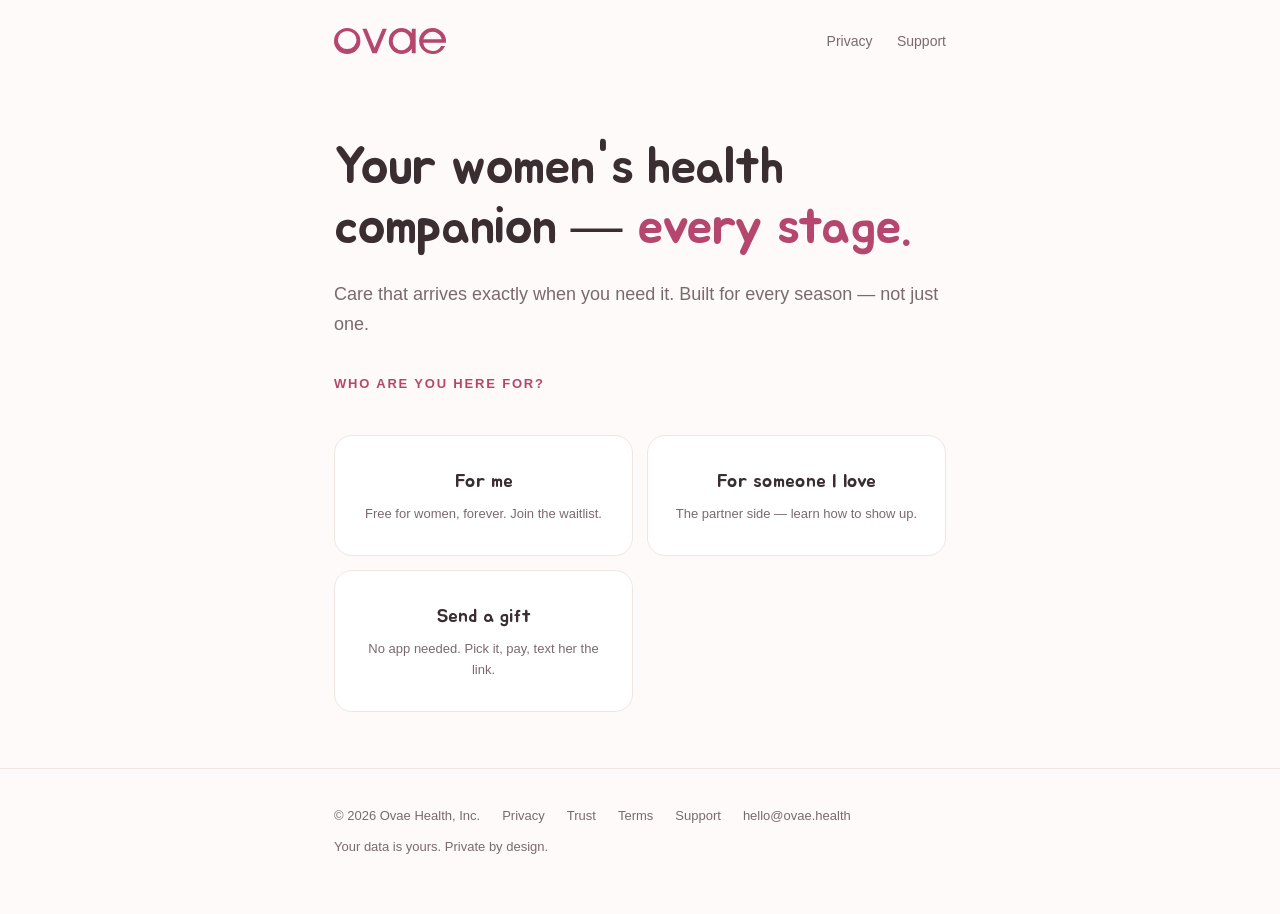
<file: index.html>
<!DOCTYPE html>
<html lang="en">
<head>
  <meta charset="utf-8">
  <meta name="viewport" content="width=device-width, initial-scale=1">
  <title>Ovae — your women's health companion, every stage</title>
  <meta name="description" content="Ovae is a companion app for women's health across every life stage — fertility, menstruation, pregnancy, and menopause — with a partner mode that lets a significant other stay involved.">
  <link rel="stylesheet" href="style.css">
  <link rel="icon" href="/favicon.svg">
  <link rel="apple-touch-icon" href="/apple-touch-icon.png">
  <meta property="og:type" content="website">
  <meta property="og:url" content="https://ovae.health/">
  <meta property="og:title" content="Ovae — your women's health companion, every stage">
  <meta property="og:description" content="Ovae is a companion app for women's health across every life stage — fertility, menstruation, pregnancy, and menopause — with a partner mode that lets a significant other stay involved.">
  <meta property="og:image" content="https://ovae.health/og.png">
  <meta name="twitter:card" content="summary_large_image">
  <meta name="twitter:image" content="https://ovae.health/og.png">
</head>
<body>

<header class="site">
  <div class="wrap">
    <a href="/" aria-label="Ovae home"><img class="mark" src="wordmark.svg" alt="ovae"></a>
    <nav>
      <a href="privacy.html">Privacy</a>
      <a href="support.html">Support</a>
    </nav>
  </div>
</header>

<main>
  <div class="wrap">
    <div class="hero">
      <h1>Your women's health companion — <em>every stage.</em></h1>
      <p class="lede">Care that arrives exactly when you need it. Built for every season — not just one.</p>

      <section style="border:0; padding: 34px 0 0;">
        <h2>Who are you here for?</h2>
        <div class="doors">
          <a class="door" href="for-me.html">
            <strong>For me</strong>
            <span>Free for women, forever. Join the waitlist.</span>
          </a>
          <a class="door" href="partner.html">
            <strong>For someone I love</strong>
            <span>The partner side — learn how to show up.</span>
          </a>
          <a class="door" href="send-gift.html">
            <strong>Send a gift</strong>
            <span>No app needed. Pick it, pay, text her the link.</span>
          </a>
        </div>
      </section>
    </div>
  </div>
</main>

<footer class="site">
  <div class="wrap">
    <span>© 2026 Ovae Health, Inc.</span>
    <a href="privacy.html">Privacy</a>
    <a href="trust.html">Trust</a>
    <a href="terms.html">Terms</a>
    <a href="support.html">Support</a>
    <a href="mailto:hello@ovae.health">hello@ovae.health</a>
    <span>Your data is yours. Private by design.</span>
  </div>
</footer>

</body>
</html>
</file>
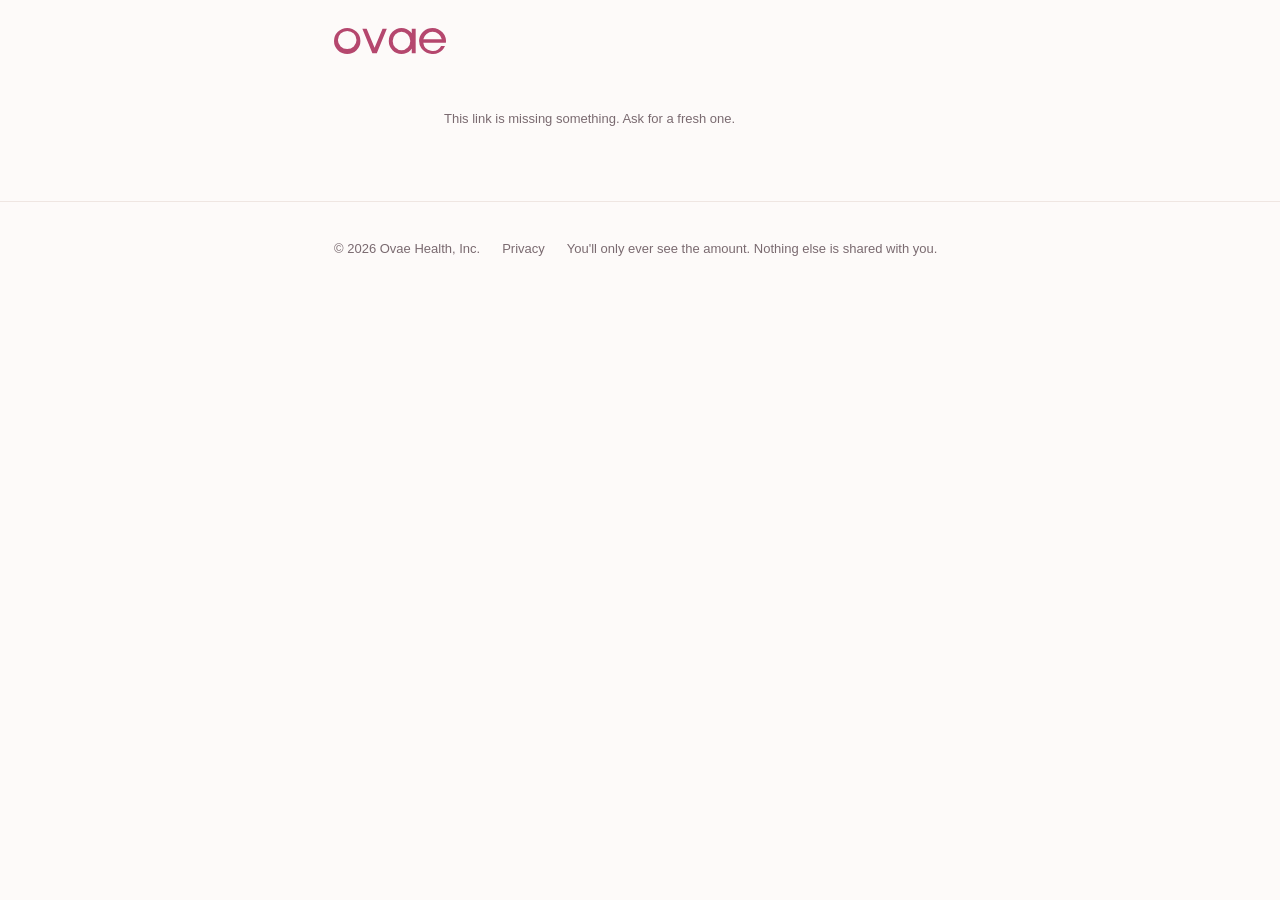
<file: covered.html>
<!DOCTYPE html>
<html lang="en">
<head>
  <meta charset="utf-8">
  <meta name="viewport" content="width=device-width, initial-scale=1">
  <title>Covered — Ovae</title>
  <meta name="robots" content="noindex">
  <link rel="stylesheet" href="style.css">
  <link rel="icon" href="/favicon.svg">
  <link rel="apple-touch-icon" href="/apple-touch-icon.png">
  <meta property="og:type" content="website">
  <meta property="og:url" content="https://ovae.health/covered.html">
  <meta property="og:title" content="Covered — Ovae">
  <meta property="og:description" content="A privacy-first women’s health companion — free, every stage.">
  <meta property="og:image" content="https://ovae.health/og.png">
  <meta name="twitter:card" content="summary_large_image">
  <meta name="twitter:image" content="https://ovae.health/og.png">
</head>
<body>

<header class="site">
  <div class="wrap">
    <a href="/" aria-label="Ovae home"><img class="mark" src="wordmark.svg" alt="ovae"></a>
  </div>
</header>

<main class="doc">
  <div class="wrap" id="card" style="max-width:440px;">
    <p id="status" class="updated">Loading…</p>
  </div>
</main>

<footer class="site">
  <div class="wrap">
    <span>© 2026 Ovae Health, Inc.</span>
    <a href="privacy.html">Privacy</a>
    <span>You'll only ever see the amount. Nothing else is shared with you.</span>
  </div>
</footer>

<script>
  const SB_URL = 'https://wftnynwtesdtuuteugib.supabase.co';
  const SB_KEY = 'eyJhbGciOiJIUzI1NiIsInR5cCI6IkpXVCJ9.eyJpc3MiOiJzdXBhYmFzZSIsInJlZiI6IndmdG55bnd0ZXNkdHV1dGV1Z2liIiwicm9sZSI6ImFub24iLCJpYXQiOjE3ODMwMjI5NzMsImV4cCI6MjA5ODU5ODk3M30.-MJ2uuBJsyAvhHCpe2XWfAE7K6GhzXPkHCfFcEADZEM';

  const card = document.getElementById('card');
  const params = new URLSearchParams(location.search);

  function money(cents) { return '$' + (cents / 100).toFixed(2); }

  if (params.get('done') === '1') {
    card.innerHTML =
      '<h1 style="font-size:28px;font-weight:300;">Done — and thank you.</h1>' +
      '<p style="margin-top:14px;color:var(--ink-soft);">It\'s handled — a person will get it to her. You showed up, and that\'s the whole thing.</p>';
  } else {
    const token = params.get('token');
    if (!token) {
      document.getElementById('status').textContent = 'This link is missing something. Ask for a fresh one.';
    } else {
      fetch(SB_URL + '/rest/v1/rpc/get_cover_request', {
        method: 'POST',
        headers: { apikey: SB_KEY, Authorization: 'Bearer ' + SB_KEY, 'Content-Type': 'application/json' },
        body: JSON.stringify({ p_token: token }),
      })
        .then((r) => { if (!r.ok) throw new Error('http ' + r.status); return r.json(); })
        .then((rows) => {
          // get_cover_request returns an ARRAY of rows. Anything else (a
          // PostgREST error object with a .code) is a failure — treat it as
          // one, never as a completed request, or the payer gets a false
          // "already taken care of."
          if (!Array.isArray(rows)) throw new Error('unexpected shape');
          const req = rows[0];
          if (!req) {
            card.innerHTML = '<h1 style="font-size:26px;font-weight:300;">This link has expired.</h1><p style="margin-top:14px;color:var(--ink-soft);">Cover links last 48 hours. Ask for a new one.</p>';
            return;
          }
          if (req.status !== 'pending') {
            card.innerHTML = '<h1 style="font-size:26px;font-weight:300;">Already taken care of.</h1><p style="margin-top:14px;color:var(--ink-soft);">Someone already covered this one. Nothing more to do.</p>';
            return;
          }
          card.innerHTML =
            '<h1 style="font-size:28px;font-weight:300;line-height:1.2;">Someone needs you<br>to handle this one.</h1>' +
            '<p style="margin-top:16px;color:var(--ink-soft);">She sent you this so she wouldn\'t have to pay for it or go get it. That\'s the whole ask — no questions, nothing to figure out.</p>' +
            '<div style="margin-top:24px;background:#fff;border:1px solid var(--hairline);border-radius:16px;padding:20px 22px;">' +
            '<div style="font-size:13px;color:var(--ink-soft);text-transform:uppercase;letter-spacing:0.08em;">Covering</div>' +
            '<div style="margin-top:6px;font-size:17px;">' + (req.label || 'a delivery') + '</div>' +
            '<div style="margin-top:14px;font-size:32px;font-weight:600;color:var(--rose);">' + money(req.amount_cents) + '</div>' +
            '</div>' +
            '<button id="pay" class="badge" style="border:0;cursor:pointer;margin-top:24px;width:100%;">Cover it — ' + money(req.amount_cents) + '</button>' +
            '<p style="margin-top:14px;font-size:13px;color:var(--ink-soft);text-align:center;">Pays through Stripe. Your statement just says OVAE. You only ever see this amount.</p>';

          document.getElementById('pay').addEventListener('click', function () {
            const btn = this;
            btn.disabled = true;
            btn.textContent = 'Opening secure checkout…';
            fetch(SB_URL + '/functions/v1/cover-checkout', {
              method: 'POST',
              headers: { 'Content-Type': 'application/json' },
              body: JSON.stringify({ token: token }),
            })
              .then((r) => r.json())
              .then((d) => { if (d.url) location.href = d.url; else throw new Error('no url'); })
              .catch(() => { btn.disabled = false; btn.textContent = 'Something hiccuped — tap to try again'; });
          });
        })
        .catch(() => {
          // Set card directly — #status may already be gone if render started.
          card.innerHTML = '<h1 style="font-size:26px;font-weight:300;">Couldn\'t load this link.</h1><p style="margin-top:14px;color:var(--ink-soft);">Something hiccuped on our end. Refresh in a moment, or ask for a fresh link.</p>';
        });
    }
  }
</script>

</body>
</html>
</file>
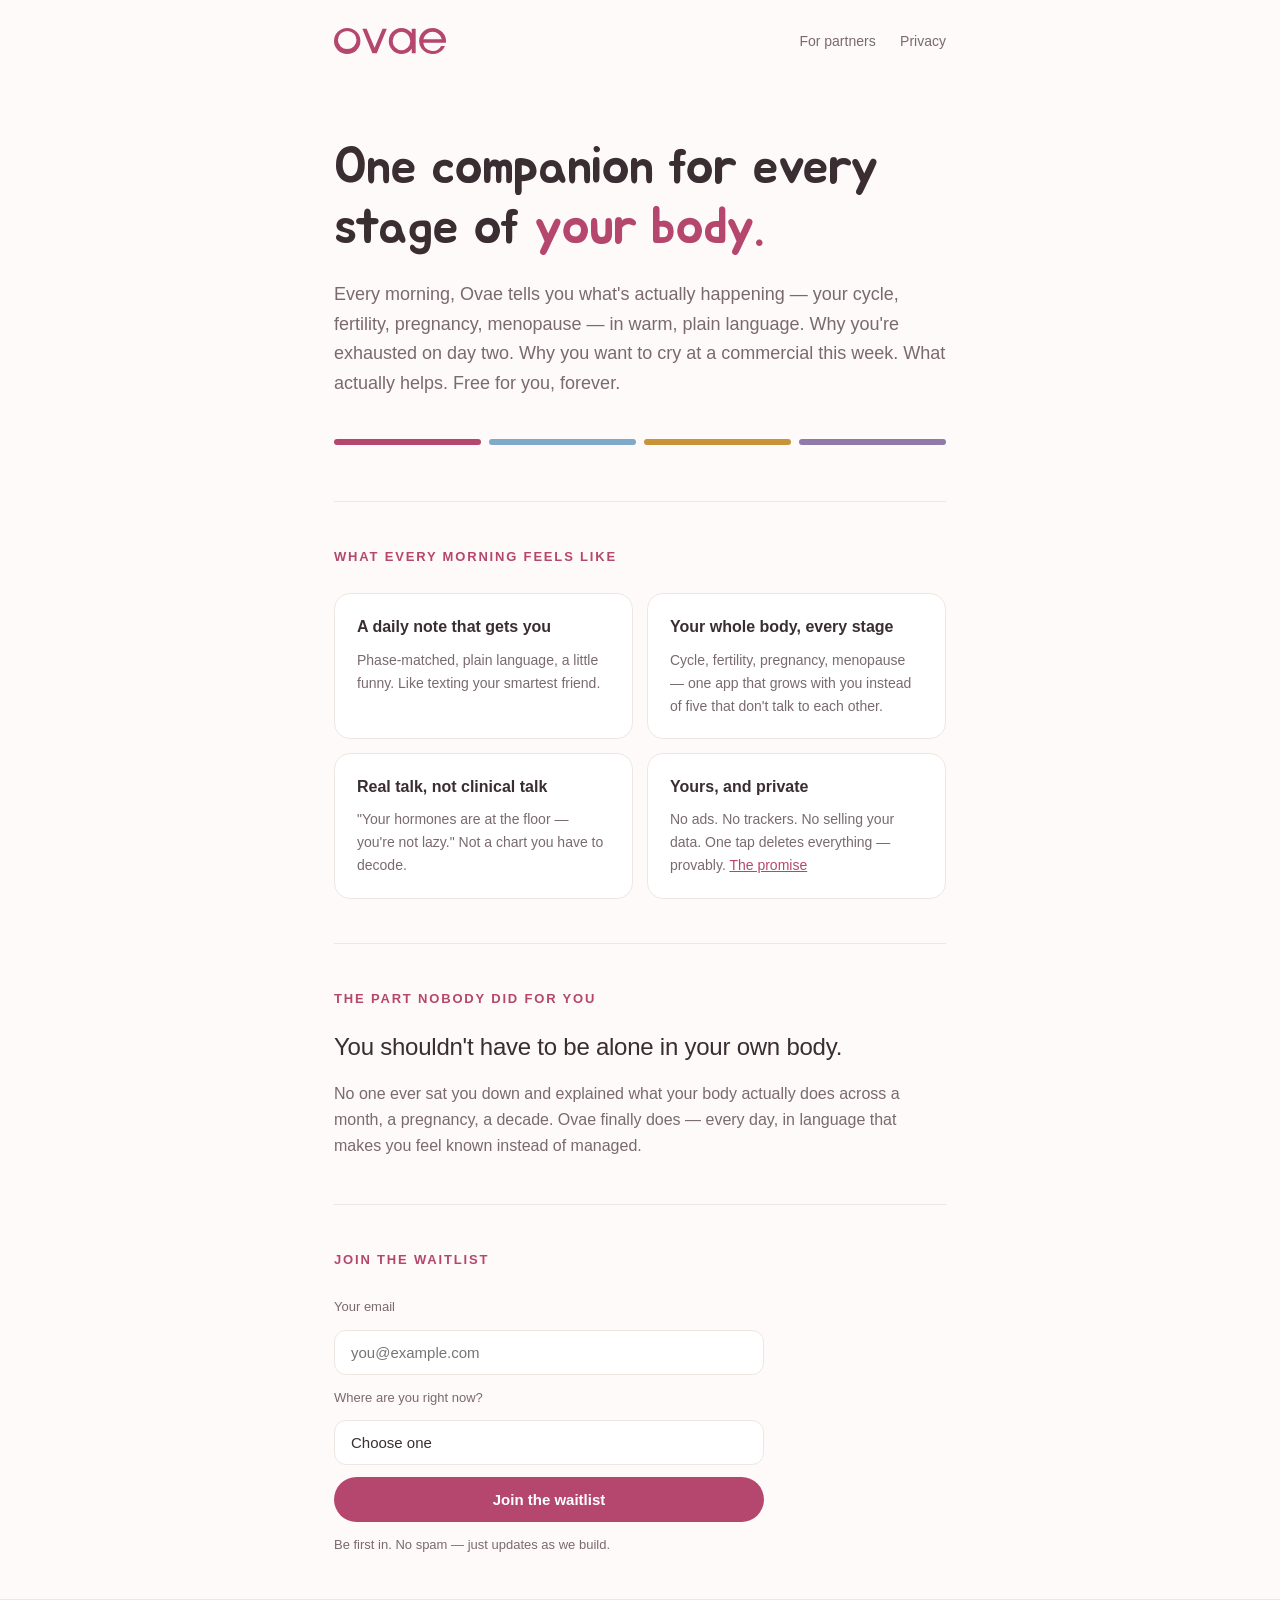
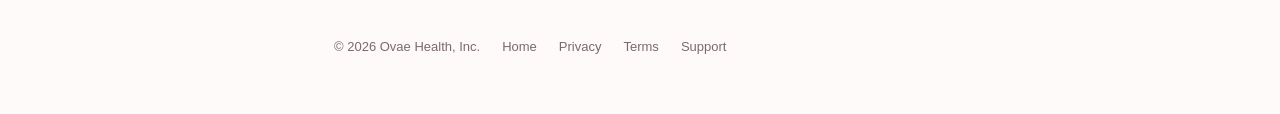
<file: for-me.html>
<!DOCTYPE html>
<html lang="en">
<head>
  <meta charset="utf-8">
  <meta name="viewport" content="width=device-width, initial-scale=1">
  <title>Ovae — for you</title>
  <meta name="description" content="One companion for every stage of your body — cycle, fertility, pregnancy, menopause. Free for women, forever. Join the waitlist.">
  <link rel="stylesheet" href="style.css">
  <link rel="icon" href="/favicon.svg">
  <link rel="apple-touch-icon" href="/apple-touch-icon.png">
  <meta property="og:type" content="website">
  <meta property="og:url" content="https://ovae.health/for-me.html">
  <meta property="og:title" content="Ovae — for you">
  <meta property="og:description" content="One companion for every stage of your body — cycle, fertility, pregnancy, menopause. Free for women, forever. Join the waitlist.">
  <meta property="og:image" content="https://ovae.health/og.png">
  <meta name="twitter:card" content="summary_large_image">
  <meta name="twitter:image" content="https://ovae.health/og.png">
</head>
<body>

<header class="site">
  <div class="wrap">
    <a href="/" aria-label="Ovae home"><img class="mark" src="wordmark.svg" alt="ovae"></a>
    <nav>
      <a href="partner.html">For partners</a>
      <a href="privacy.html">Privacy</a>
    </nav>
  </div>
</header>

<main>
  <div class="wrap">

    <div class="hero" id="pitch">
      <h1>One companion for every stage of <em>your body.</em></h1>
      <p class="lede">Every morning, Ovae tells you what's actually happening — your cycle, fertility, pregnancy, menopause — in warm, plain language. Why you're exhausted on day two. Why you want to cry at a commercial this week. What actually helps. Free for you, forever.</p>
      <div class="phases" aria-hidden="true">
        <span style="background:#B5476E"></span>
        <span style="background:#7FA8C9"></span>
        <span style="background:#C9933A"></span>
        <span style="background:#8F7BA8"></span>
      </div>
    </div>

    <section id="what">
      <h2>What every morning feels like</h2>
      <div class="cards">
        <div class="card"><h4>A daily note that gets you</h4><p>Phase-matched, plain language, a little funny. Like texting your smartest friend.</p></div>
        <div class="card"><h4>Your whole body, every stage</h4><p>Cycle, fertility, pregnancy, menopause — one app that grows with you instead of five that don't talk to each other.</p></div>
        <div class="card"><h4>Real talk, not clinical talk</h4><p>"Your hormones are at the floor — you're not lazy." Not a chart you have to decode.</p></div>
        <div class="card"><h4>Yours, and private</h4><p>No ads. No trackers. No selling your data. One tap deletes everything — provably. <a href="privacy.html" style="color:var(--rose)">The promise</a></p></div>
      </div>
    </section>

    <section>
      <h2>The part nobody did for you</h2>
      <h3>You shouldn't have to be alone in your own body.</h3>
      <p>No one ever sat you down and explained what your body actually does across a month, a pregnancy, a decade. Ovae finally does — every day, in language that makes you feel known instead of managed.</p>
    </section>

    <section id="join">
      <h2>Join the waitlist</h2>
      <form class="wl" id="wl-me">
        <label for="email">Your email</label>
        <input id="email" name="email" type="email" required placeholder="you@example.com" autocomplete="email">
        <label for="stage">Where are you right now?</label>
        <select id="stage" name="stage" required>
          <option value="" disabled selected>Choose one</option>
          <option value="cycle">Tracking my cycle</option>
          <option value="ttc">Trying to conceive</option>
          <option value="pregnant">Pregnant</option>
          <option value="postpartum">Postpartum</option>
          <option value="menopause">Perimenopause / menopause</option>
          <option value="curious">Just here for me</option>
        </select>
        <button type="submit">Join the waitlist</button>
        <p class="err hidden">Something hiccuped. Email <a href="mailto:hello@ovae.health?subject=Waitlist">hello@ovae.health</a> and you're in.</p>
        <label>Be first in. No spam — just updates as we build.</label>
      </form>

      <div class="confirm hidden" id="done-me">
        <h3>You're in.</h3>
        <p>One more thing — Ovae has a partner side. It quietly tells the person who loves you how to show up for you: a heads-up before a hard week, a nudge to send the right thing on the right day. Not because you asked. Because they finally know how.</p>
        <a class="badge" id="share-btn" href="partner.html?via=me">Send it to your person</a>
        <span class="note" id="share-note">Or <a href="partner.html?via=me" style="color:var(--rose)">see the partner side yourself</a>.</span>
      </div>
    </section>

  </div>
</main>

<footer class="site">
  <div class="wrap">
    <span>© 2026 Ovae Health, Inc.</span>
    <a href="/">Home</a>
    <a href="privacy.html">Privacy</a>
    <a href="terms.html">Terms</a>
    <a href="support.html">Support</a>
  </div>
</footer>

<script src="waitlist.js"></script>
<script>
  wireWaitlistForm(
    'wl-me',
    (form) => ({
      email: form.email.value.trim(),
      audience: 'me',
      stage: form.stage.value,
      source: sourceTag(),
    }),
    () => {
      document.getElementById('wl-me').classList.add('hidden');
      document.querySelector('#join h2').textContent = 'Welcome';
      document.getElementById('done-me').classList.remove('hidden');
      document.getElementById('done-me').scrollIntoView({ behavior: 'smooth', block: 'center' });
    },
  );

  // The handoff: native share where available, otherwise the link just works.
  document.getElementById('share-btn').addEventListener('click', (e) => {
    const text = "found the app I've been wanting — it tells your person how to actually show up for you: https://ovae.health/partner.html?via=me";
    if (navigator.share) {
      e.preventDefault();
      navigator.share({ text }).catch(() => {});
    }
  });
</script>

</body>
</html>
</file>
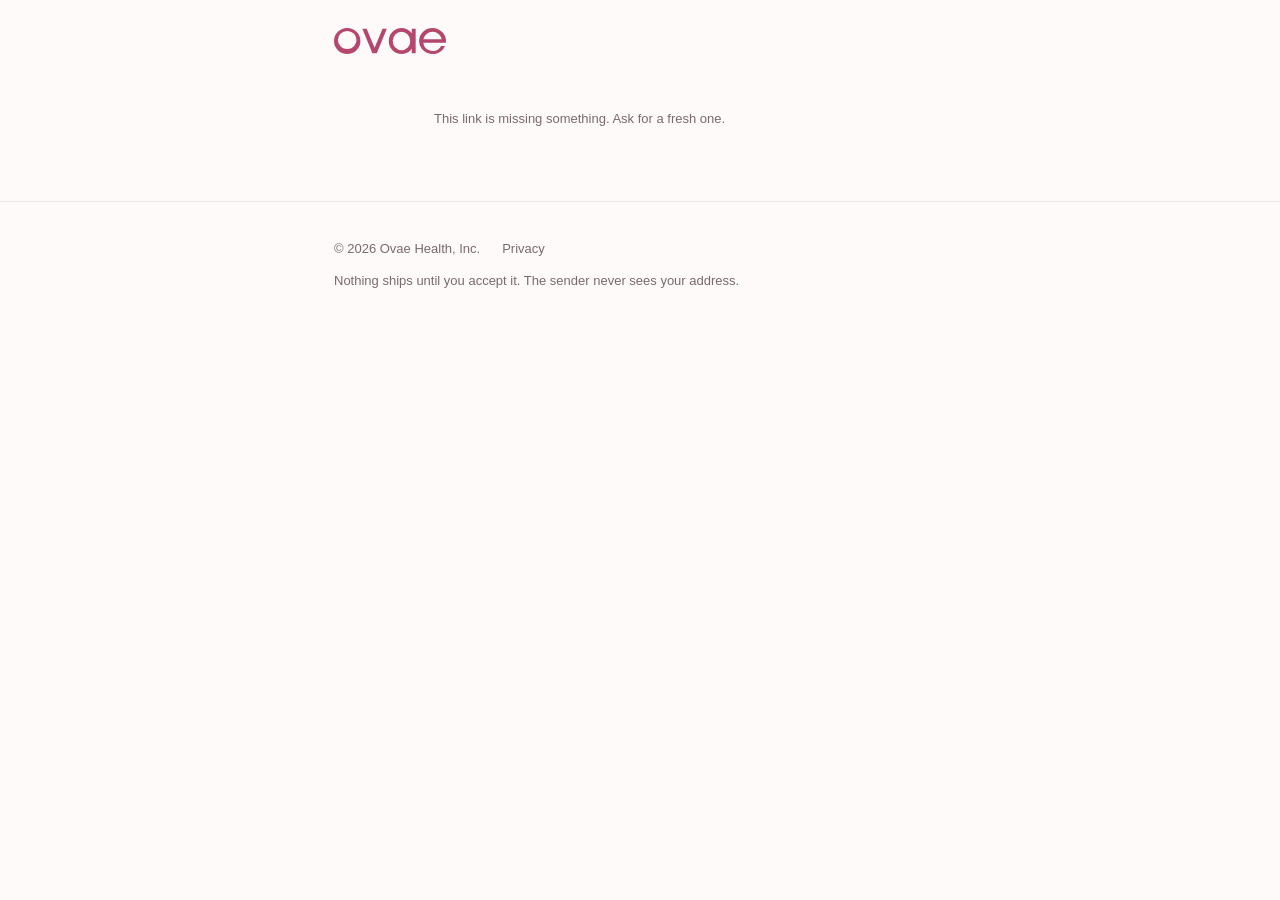
<file: gift.html>
<!DOCTYPE html>
<html lang="en">
<head>
  <meta charset="utf-8">
  <meta name="viewport" content="width=device-width, initial-scale=1">
  <title>A gift for you — Ovae</title>
  <meta name="robots" content="noindex">
  <!-- Apple Smart App Banner: shows "Open in the Ovae app" at the top on iOS. -->
  <meta name="apple-itunes-app" content="app-id=6787230141">
  <link rel="stylesheet" href="style.css">
  <link rel="icon" href="/favicon.svg">
  <link rel="apple-touch-icon" href="/apple-touch-icon.png">
  <style>
    .giftcard {
      margin-top: 24px; background: #fff; border: 1px solid var(--hairline);
      border-radius: 18px; padding: 24px;
    }
    .giftcard .eyebrow { font-size: 13px; color: var(--rose); text-transform: uppercase; letter-spacing: 0.1em; }
    .giftcard .name { margin-top: 8px; font-size: 24px; font-weight: 300; color: var(--ink); }
    .giftcard .note { margin-top: 14px; font-style: italic; color: var(--ink-soft); line-height: 1.5; }
    .field {
      margin-top: 12px; width: 100%; box-sizing: border-box; height: 48px;
      border: 1.5px solid var(--hairline); border-radius: 12px; padding: 0 14px;
      font: inherit; color: var(--ink); background: #fff;
    }
    .field:focus { outline: none; border-color: var(--rose); }
    .linkrow {
      margin-top: 16px; display: flex; gap: 8px; align-items: stretch;
    }
    .linkrow input { flex: 1; font-size: 13px; color: var(--ink-soft); }
    .mini { font-size: 13px; color: var(--ink-soft); margin-top: 12px; }
    #err { margin-top: 12px; color: var(--rose); font-size: 14px; min-height: 1em; }
    .ghost {
      background: transparent; color: var(--rose); border: 1.5px solid var(--rose);
      border-radius: 999px; padding: 12px 18px; cursor: pointer; font: inherit; font-weight: 600;
    }
    /* main.doc a colours links rose; our filled badge links need white text. */
    main.doc a.badge { color: #fff; }
    /* The unwrap — Kakao's moment, Ovae's way. */
    #unwrap {
      position: fixed; inset: 0; z-index: 40; border: 0; width: 100%;
      background: rgba(42, 17, 32, 0.55); cursor: pointer; font: inherit;
      display: flex; align-items: center; justify-content: center; padding: 32px;
      opacity: 0; transition: opacity 0.4s ease;
    }
    #unwrap.in { opacity: 1; }
    #unwrap.out { opacity: 0; }
    .parcelcard {
      background: #fff; border-radius: 18px; padding: 36px 28px; max-width: 340px; width: 100%;
      text-align: center; box-shadow: 0 12px 40px rgba(90, 40, 60, 0.25);
      transform: translateY(14px); transition: transform 0.4s ease;
    }
    #unwrap.in .parcelcard { transform: translateY(0); }
    .parcel { display: inline-block; animation: parcelwiggle 2.4s ease-in-out infinite; }
    @keyframes parcelwiggle {
      0%, 55%, 100% { transform: rotate(0deg); }
      65% { transform: rotate(-5deg); }
      80% { transform: rotate(5deg); }
      90% { transform: rotate(-2deg); }
    }
    .parcelcard h2 { margin: 18px 0 0; font-size: 24px; font-weight: 300; color: var(--ink); }
    .parcelcard .tap { margin-top: 14px; font-size: 14px; color: var(--rose); letter-spacing: 0.04em; }
    @media (prefers-reduced-motion: reduce) {
      #unwrap, .parcelcard { transition: none; }
      .parcel { animation: none; }
    }
  </style>
</head>
<body>

<header class="site">
  <div class="wrap">
    <a href="/" aria-label="Ovae home"><img class="mark" src="wordmark.svg" alt="ovae"></a>
  </div>
</header>

<main class="doc">
  <div class="wrap" id="card" style="max-width:460px;">
    <p id="status" class="updated">Loading…</p>
  </div>
</main>

<footer class="site">
  <div class="wrap">
    <span>© 2026 Ovae Health, Inc.</span>
    <a href="privacy.html">Privacy</a>
    <span id="foot">Nothing ships until you accept it. The sender never sees your address.</span>
  </div>
</footer>

<script>
  const SB_URL = 'https://wftnynwtesdtuuteugib.supabase.co';
  const SB_KEY = 'eyJhbGciOiJIUzI1NiIsInR5cCI6IkpXVCJ9.eyJpc3MiOiJzdXBhYmFzZSIsInJlZiI6IndmdG55bnd0ZXNkdHV1dGV1Z2liIiwicm9sZSI6ImFub24iLCJpYXQiOjE3ODMwMjI5NzMsImV4cCI6MjA5ODU5ODk3M30.-MJ2uuBJsyAvhHCpe2XWfAE7K6GhzXPkHCfFcEADZEM';
  const APP_STORE = 'https://apps.apple.com/app/id6787230141';

  const card = document.getElementById('card');
  const params = new URLSearchParams(location.search);
  const token = params.get('token');

  function esc(s) { return String(s == null ? '' : s).replace(/[&<>"]/g, (c) => ({ '&': '&amp;', '<': '&lt;', '>': '&gt;', '"': '&quot;' }[c])); }

  // ── Sender's post-payment view: give them the link + a pre-filled text ──────
  function renderSenderShare() {
    const shareUrl = 'https://ovae.health/gift.html?token=' + encodeURIComponent(token);
    const sms = 'sms:?&body=' + encodeURIComponent('I sent you something on Ovae — open it here: ' + shareUrl);
    document.getElementById('foot').textContent = 'She chooses when it arrives. You never see her address.';
    card.innerHTML =
      '<h1 style="font-size:28px;font-weight:300;">Paid. Now send it.</h1>' +
      '<p style="margin-top:14px;color:var(--ink-soft);">Text her this link. She opens it and accepts — and picks when it arrives. She never sees what you paid.</p>' +
      '<div class="linkrow">' +
        '<input class="field" id="share" readonly value="' + esc(shareUrl) + '">' +
        '<button class="ghost" id="copy" type="button">Copy</button>' +
      '</div>' +
      '<a class="badge" style="margin-top:16px;width:100%;box-sizing:border-box;text-align:center;" href="' + esc(sms) + '">Text it now</a>' +
      '<p class="mini" style="text-align:center;">The link works for 90 days.</p>';
    document.getElementById('copy').addEventListener('click', function () {
      const inp = document.getElementById('share');
      inp.select();
      navigator.clipboard && navigator.clipboard.writeText(inp.value);
      this.textContent = 'Copied';
    });
  }

  // ── The unwrap ceremony: parcel first, her tap opens it ────────────────────
  function showUnwrap() {
    var b = document.createElement('button');
    b.id = 'unwrap';
    b.type = 'button';
    b.setAttribute('aria-label', 'Something arrived for you. Tap to open.');
    b.innerHTML =
      '<span class="parcelcard">' +
        '<span class="parcel"><svg viewBox="0 0 12 12" width="96" height="96" shape-rendering="crispEdges" aria-hidden="true"><rect x="4" y="0" width="2" height="1" fill="#B5476E"/><rect x="7" y="0" width="2" height="1" fill="#B5476E"/><rect x="3" y="1" width="1" height="1" fill="#B5476E"/><rect x="6" y="1" width="1" height="1" fill="#B5476E"/><rect x="9" y="1" width="1" height="1" fill="#B5476E"/><rect x="4" y="2" width="5" height="1" fill="#B5476E"/><rect x="2" y="3" width="4" height="1" fill="#F6C6D4"/><rect x="6" y="3" width="1" height="1" fill="#B5476E"/><rect x="7" y="3" width="4" height="1" fill="#F6C6D4"/><rect x="2" y="4" width="1" height="1" fill="#F6C6D4"/><rect x="3" y="4" width="1" height="1" fill="#FFFFFF"/><rect x="4" y="4" width="2" height="1" fill="#F6C6D4"/><rect x="6" y="4" width="1" height="1" fill="#B5476E"/><rect x="7" y="4" width="4" height="1" fill="#F6C6D4"/><rect x="2" y="5" width="4" height="1" fill="#F6C6D4"/><rect x="6" y="5" width="1" height="1" fill="#B5476E"/><rect x="7" y="5" width="4" height="1" fill="#F6C6D4"/><rect x="2" y="6" width="9" height="1" fill="#B5476E"/><rect x="2" y="7" width="4" height="1" fill="#F6C6D4"/><rect x="6" y="7" width="1" height="1" fill="#B5476E"/><rect x="7" y="7" width="4" height="1" fill="#F6C6D4"/><rect x="2" y="8" width="4" height="1" fill="#F6C6D4"/><rect x="6" y="8" width="1" height="1" fill="#B5476E"/><rect x="7" y="8" width="4" height="1" fill="#F6C6D4"/><rect x="2" y="9" width="3" height="1" fill="#E79FB5"/><rect x="5" y="9" width="1" height="1" fill="#F6C6D4"/><rect x="6" y="9" width="1" height="1" fill="#B5476E"/><rect x="7" y="9" width="1" height="1" fill="#F6C6D4"/><rect x="8" y="9" width="3" height="1" fill="#E79FB5"/><rect x="2" y="10" width="3" height="1" fill="#E79FB5"/><rect x="5" y="10" width="1" height="1" fill="#F6C6D4"/><rect x="6" y="10" width="1" height="1" fill="#B5476E"/><rect x="7" y="10" width="1" height="1" fill="#F6C6D4"/><rect x="8" y="10" width="3" height="1" fill="#E79FB5"/></svg></span>' +
        '<h2>Something arrived for you</h2>' +
        '<span class="tap">Tap to open</span>' +
      '</span>';
    document.body.appendChild(b);
    requestAnimationFrame(function () { b.classList.add('in'); });
    b.addEventListener('click', function () {
      b.classList.remove('in');
      b.classList.add('out');
      setTimeout(function () { b.remove(); }, 420);
    }, { once: true });
  }

  // ── Recipient's claim view ──────────────────────────────────────────────────
  function renderClaim(gift) {
    showUnwrap();
    const openApp = 'ovae://gift?token=' + encodeURIComponent(token);
    card.innerHTML =
      '<div class="giftcard">' +
        '<div class="eyebrow">Someone sent you</div>' +
        '<div class="name">' + esc(gift.display_label || 'a little something') + '</div>' +
        (gift.note ? '<div class="note">“' + esc(gift.note) + '”</div>' : '') +
      '</div>' +
      '<a class="badge" id="openapp" style="margin-top:20px;width:100%;box-sizing:border-box;text-align:center;" href="' + esc(openApp) + '">Open in Ovae to accept it</a>' +
      '<p class="mini" style="text-align:center;">Accept in the app and keep it for the day you want it — plus your cycle companion, free, forever.</p>' +
      '<button class="ghost" id="webclaim" type="button" style="margin-top:18px;width:100%;">No app? Accept it here</button>' +
      '<div id="webbox"></div>';

    // "Open in Ovae": try the app; if we're still here ~1.4s later, the app
    // isn't installed — send them to the App Store.
    document.getElementById('openapp').addEventListener('click', function (e) {
      let hidden = false;
      const onHide = () => { hidden = true; };
      document.addEventListener('visibilitychange', onHide, { once: true });
      window.addEventListener('pagehide', onHide, { once: true });
      setTimeout(() => {
        document.removeEventListener('visibilitychange', onHide);
        if (!hidden) location.href = APP_STORE;
      }, 1400);
    });

    document.getElementById('webclaim').addEventListener('click', renderWebClaim);
  }

  // Web claim: prove it's HER with an email code, THEN claim. This is the
  // consent gate — only an authenticated recipient can accept, so a sender
  // who holds the token cannot direct the gift anywhere.
  function renderWebClaim() {
    const box = document.getElementById('webbox');
    box.innerHTML =
      '<p class="mini">Accepting without the app takes a quick email code — that\'s how we make sure only you can accept it.</p>' +
      '<input class="field" id="email" type="email" inputmode="email" placeholder="your email" autocomplete="email">' +
      '<button class="badge" id="sendcode" type="button" style="margin-top:12px;width:100%;box-sizing:border-box;border:0;">Email me a code</button>' +
      '<div id="err"></div>';
    document.getElementById('sendcode').addEventListener('click', requestCode);
  }

  function requestCode() {
    const email = document.getElementById('email').value.trim();
    const err = document.getElementById('err');
    if (!email || email.indexOf('@') < 0) { err.textContent = 'Enter a valid email.'; return; }
    const btn = document.getElementById('sendcode');
    btn.disabled = true; btn.textContent = 'Sending…';
    fetch(SB_URL + '/auth/v1/otp', {
      method: 'POST',
      headers: { apikey: SB_KEY, 'Content-Type': 'application/json' },
      body: JSON.stringify({ email: email, create_user: true }),
    })
      .then((r) => { if (!r.ok) throw new Error('otp ' + r.status); return r.json().catch(() => ({})); })
      .then(() => {
        const box = document.getElementById('webbox');
        box.innerHTML =
          '<p class="mini">Check ' + esc(email) + ' for a 6-digit code.</p>' +
          '<input class="field" id="code" inputmode="numeric" autocomplete="one-time-code" placeholder="6-digit code">' +
          '<button class="badge" id="verify" type="button" style="margin-top:12px;width:100%;box-sizing:border-box;border:0;">Accept my gift</button>' +
          '<div id="err"></div>';
        document.getElementById('verify').addEventListener('click', () => verifyAndClaim(email));
      })
      .catch(() => { btn.disabled = false; btn.textContent = 'Email me a code'; document.getElementById('err').textContent = 'Couldn\'t send the code — try again.'; });
  }

  function verifyAndClaim(email) {
    const code = document.getElementById('code').value.trim();
    const err = document.getElementById('err');
    if (!code) { err.textContent = 'Enter the code from your email.'; return; }
    const btn = document.getElementById('verify');
    btn.disabled = true; btn.textContent = 'One sec…';
    fetch(SB_URL + '/auth/v1/verify', {
      method: 'POST',
      headers: { apikey: SB_KEY, 'Content-Type': 'application/json' },
      body: JSON.stringify({ type: 'email', email: email, token: code }),
    })
      .then((r) => { if (!r.ok) throw new Error('verify ' + r.status); return r.json(); })
      .then((auth) => {
        const jwt = auth && auth.access_token;
        const uid = auth && auth.user && auth.user.id;
        if (!jwt || !uid) throw new Error('no session');
        renderAddress(jwt, uid);
      })
      .catch(() => { btn.disabled = false; btn.textContent = 'Accept my gift'; document.getElementById('err').textContent = 'That didn\'t work — check the code and try again.'; });
  }

  // ── Where should it go? ─────────────────────────────────────────────────────
  // The destination is demanded from HER, the authenticated recipient — never
  // the sender — and it binds in the SAME server call as the claim, so a paid
  // gift can never sit in the queue with nowhere to go. The address is
  // sanity-checked right here in the page (structure + ZIP↔state) and never
  // sent to any third-party validator. Table mirrors the app's addressCheck.
  const ZIP_RANGES = {AL:[[35000,36999]],AK:[[99500,99999]],AZ:[[85000,86599]],AR:[[71600,72999],[75502,75502]],CA:[[90000,96199]],CO:[[80000,81699]],CT:[[6000,6999],[6390,6390]],DE:[[19700,19999]],DC:[[20000,20599],[56900,56999]],FL:[[32000,34999]],GA:[[30000,31999],[39800,39899]],HI:[[96700,96899]],ID:[[83200,83899]],IL:[[60000,62999]],IN:[[46000,47999]],IA:[[50000,52899]],KS:[[66000,67999]],KY:[[40000,42799]],LA:[[70000,71499]],ME:[[3900,4999]],MD:[[20600,21999]],MA:[[1000,2799],[5501,5544]],MI:[[48000,49799]],MN:[[55000,56799]],MS:[[38600,39799]],MO:[[63000,65899]],MT:[[59000,59999]],NE:[[68000,69399]],NV:[[88900,89899]],NH:[[3000,3899]],NJ:[[7000,8999]],NM:[[87000,88499]],NY:[[10000,14999],[501,599],[6390,6390]],NC:[[27000,28999]],ND:[[58000,58899]],OH:[[43000,45999]],OK:[[73000,74999]],OR:[[97000,97999]],PA:[[15000,19699]],RI:[[2800,2999]],SC:[[29000,29999]],SD:[[57000,57799]],TN:[[37000,38599]],TX:[[75000,79999],[73301,73399],[88500,88599]],UT:[[84000,84799]],VT:[[5000,5999]],VA:[[22000,24699],[20100,20199]],WA:[[98000,99499]],WV:[[24700,26899]],WI:[[53000,54999]],WY:[[82000,83199],[83414,83414]],PR:[[600,799],[900,999]],VI:[[800,899]],GU:[[96910,96932]],AS:[[96799,96799]],MP:[[96950,96952]],FM:[[96941,96944]],MH:[[96960,96970]],PW:[[96939,96940]],AA:[[34000,34099]],AE:[[9000,9899]],AP:[[96200,96699]]};
  function checkAddr(line1, city, state, zip) {
    const st = state.trim().toUpperCase();
    if (!(st in ZIP_RANGES)) return { ok: false, msg: 'That state code doesn\u2019t exist \u2014 two letters, like CA.' };
    const zip5 = zip.trim().slice(0, 5);
    if (!/^\d{5}$/.test(zip5)) return { ok: false, msg: 'ZIP codes are five digits.' };
    const street = line1.trim();
    if (street.length < 4 || !/[a-zA-Z]/.test(street)) return { ok: false, msg: 'That street line looks incomplete.' };
    if (city.trim().length < 2) return { ok: false, msg: 'Which city?' };
    const z = parseInt(zip5, 10);
    const inState = ZIP_RANGES[st].some(function (r) { return z >= r[0] && z <= r[1]; });
    return inState ? { ok: true } : { ok: true, warn: true };
  }

  // Minted once per page — a retry after a network hiccup reuses the same
  // row (the upsert is idempotent by id) instead of depositing a twin.
  let mintedAddrId = null;
  let zipDoubt = false;

  function renderAddress(jwt, uid) {
    const box = document.getElementById('webbox');
    box.innerHTML =
      '<p class="mini" style="margin-top:14px;">Where should it go? Only we see this \u2014 never whoever sent it.</p>' +
      '<input class="field" id="a1" placeholder="Street address" autocomplete="address-line1">' +
      '<input class="field" id="a2" placeholder="Apt, unit (optional)" autocomplete="address-line2">' +
      '<div style="display:flex;gap:8px;">' +
        '<input class="field" id="city" placeholder="City" autocomplete="address-level2" style="flex:1;">' +
        '<input class="field" id="st" placeholder="ST" maxlength="2" autocomplete="address-level1" style="width:64px;text-transform:uppercase;">' +
        '<input class="field" id="zip" placeholder="ZIP" inputmode="numeric" maxlength="10" autocomplete="postal-code" style="width:96px;">' +
      '</div>' +
      '<button class="badge" id="accept" type="button" style="margin-top:12px;width:100%;box-sizing:border-box;border:0;">Accept \u2014 deliver here</button>' +
      '<div id="err"></div>';
    ['a1', 'city', 'st', 'zip'].forEach(function (id) {
      document.getElementById(id).addEventListener('input', function () { zipDoubt = false; document.getElementById('err').textContent = ''; });
    });
    document.getElementById('accept').addEventListener('click', function () { acceptWithAddress(jwt, uid); });
  }

  function acceptWithAddress(jwt, uid) {
    const err = document.getElementById('err');
    const a1 = document.getElementById('a1').value;
    const a2 = document.getElementById('a2').value.trim();
    const city = document.getElementById('city').value;
    const st = document.getElementById('st').value;
    const zip = document.getElementById('zip').value;
    const v = checkAddr(a1, city, st, zip);
    if (!v.ok) { err.textContent = v.msg; return; }
    if (v.warn && !zipDoubt) {
      zipDoubt = true;
      err.textContent = 'ZIP ' + zip.trim().slice(0, 5) + ' doesn\u2019t usually sit in ' + st.trim().toUpperCase() + ' \u2014 tap again if it\u2019s right.';
      return;
    }
    const btn = document.getElementById('accept');
    btn.disabled = true; btn.textContent = 'Accepting\u2026';
    if (!mintedAddrId) mintedAddrId = crypto.randomUUID();
    fetch(SB_URL + '/rest/v1/addresses?on_conflict=id', {
      method: 'POST',
      headers: { apikey: SB_KEY, Authorization: 'Bearer ' + jwt, 'Content-Type': 'application/json', Prefer: 'resolution=merge-duplicates' },
      body: JSON.stringify({
        id: mintedAddrId, user_id: uid, label: 'Home',
        line1: a1.trim(), line2: a2 || null, city: city.trim(),
        state: st.trim().toUpperCase(), zip: zip.trim(), is_default: false,
      }),
    })
      .then((r) => { if (!r.ok) throw new Error('address ' + r.status); })
      .then(() => fetch(SB_URL + '/rest/v1/rpc/claim_gift_link', {
        method: 'POST',
        headers: { apikey: SB_KEY, Authorization: 'Bearer ' + jwt, 'Content-Type': 'application/json' },
        body: JSON.stringify({ p_token: token, p_address_id: mintedAddrId }),
      }))
      .then((r) => { if (!r.ok) throw new Error('claim ' + r.status); return r.json(); })
      .then((ok) => {
        if (ok !== true) throw new Error('not claimable');
        card.innerHTML =
          '<h1 style="font-size:28px;font-weight:300;">It\'s yours.</h1>' +
          '<p style="margin-top:14px;color:var(--ink-soft);">It\'ll come right to you. Nothing was shared with whoever sent it.</p>' +
          '<a class="badge" style="margin-top:20px;width:100%;box-sizing:border-box;text-align:center;" href="' + APP_STORE + '">Get Ovae — free, forever</a>' +
          '<p class="mini" style="text-align:center;">Your cycle companion, and every gift in one place.</p>';
      })
      .catch(() => { btn.disabled = false; btn.textContent = 'Accept \u2014 deliver here'; err.textContent = 'That didn\'t work \u2014 give it a moment and try again.'; });
  }

  // ── Route ───────────────────────────────────────────────────────────────────
  if (!token) {
    document.getElementById('status').textContent = 'This link is missing something. Ask for a fresh one.';
  } else if (params.get('sent') === '1') {
    renderSenderShare();
  } else {
    fetch(SB_URL + '/rest/v1/rpc/get_gift_link', {
      method: 'POST',
      headers: { apikey: SB_KEY, Authorization: 'Bearer ' + SB_KEY, 'Content-Type': 'application/json' },
      body: JSON.stringify({ p_token: token }),
    })
      .then((r) => { if (!r.ok) throw new Error('http ' + r.status); return r.json(); })
      .then((rows) => {
        if (!Array.isArray(rows)) throw new Error('unexpected shape');
        const gift = rows[0];
        if (!gift) {
          card.innerHTML = '<h1 style="font-size:26px;font-weight:300;">This gift has expired.</h1><p style="margin-top:14px;color:var(--ink-soft);">Gift links last 90 days. Ask for a new one.</p>';
          return;
        }
        if (gift.status === 'pending') {
          card.innerHTML = '<h1 style="font-size:26px;font-weight:300;">Almost there.</h1><p style="margin-top:14px;color:var(--ink-soft);">This gift isn\'t quite ready yet. Check back in a few minutes.</p>';
          return;
        }
        if (gift.status === 'claimed' || gift.status === 'fulfilled') {
          card.innerHTML = '<h1 style="font-size:26px;font-weight:300;">Already accepted.</h1><p style="margin-top:14px;color:var(--ink-soft);">This one\'s taken care of — it\'s on its way.</p>';
          return;
        }
        renderClaim(gift); // status === 'paid'
      })
      .catch(() => {
        card.innerHTML = '<h1 style="font-size:26px;font-weight:300;">Couldn\'t load this gift.</h1><p style="margin-top:14px;color:var(--ink-soft);">Something hiccuped on our end. Refresh in a moment, or ask for a fresh link.</p>';
      });
  }
</script>

</body>
</html>
</file>
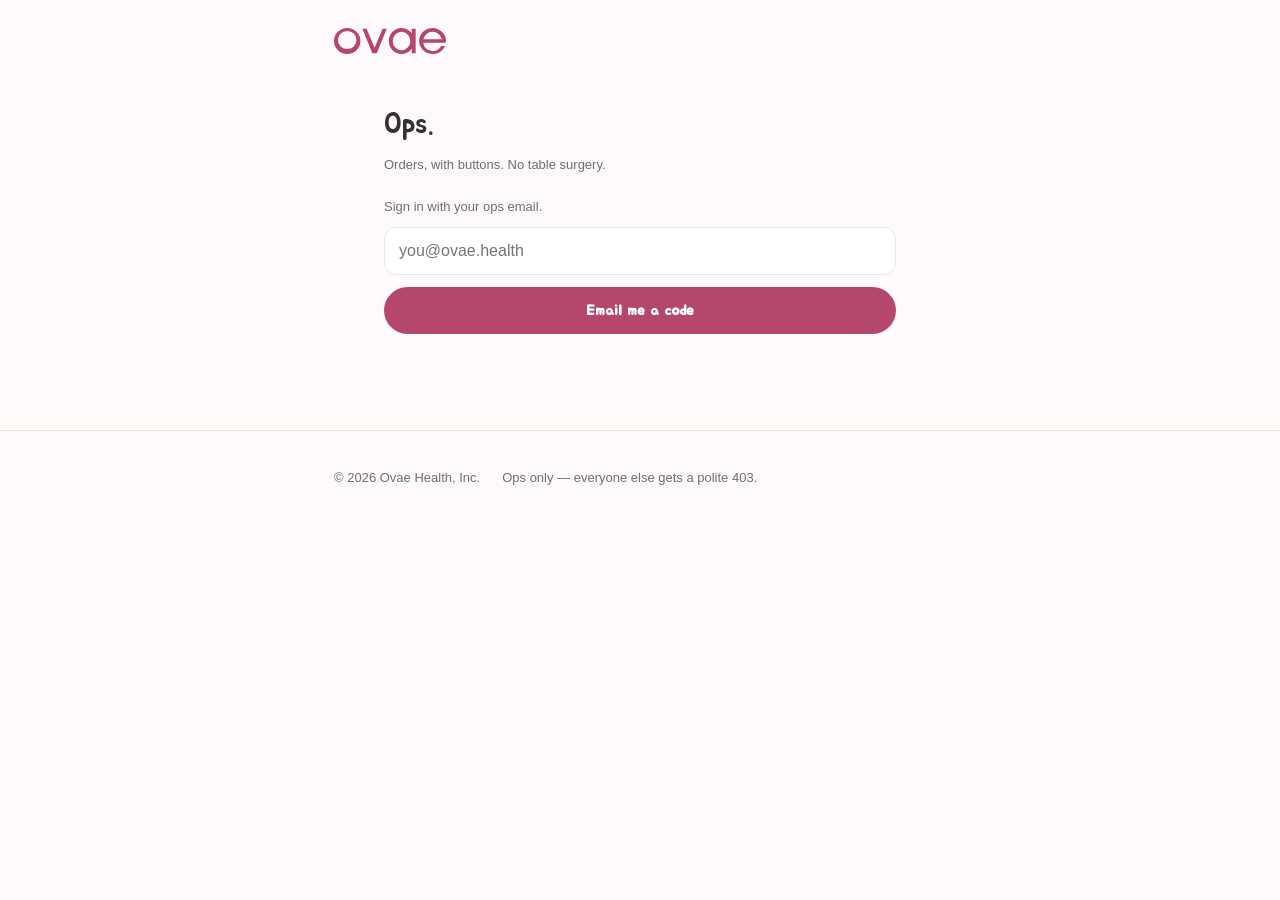
<file: ops.html>
<!DOCTYPE html>
<html lang="en">
<head>
  <meta charset="utf-8">
  <meta name="viewport" content="width=device-width, initial-scale=1">
  <title>Ops — Ovae</title>
  <meta name="robots" content="noindex">
  <link rel="stylesheet" href="style.css">
  <link rel="icon" href="/favicon.svg">
  <link rel="apple-touch-icon" href="/apple-touch-icon.png">
  <style>
    .order { background:#fff; border:1px solid var(--hairline); border-radius:16px; padding:18px 20px; margin-top:14px; }
    .order .top { display:flex; justify-content:space-between; align-items:baseline; gap:10px; flex-wrap:wrap; }
    .status { font-size:12px; font-weight:700; letter-spacing:.08em; text-transform:uppercase; padding:4px 10px; border-radius:999px; }
    .s-pending, .s-confirmed { background:#F6E7EC; color:#8A2C4F; }
    .s-preparing { background:#FDF3E0; color:#8A6420; }
    .s-out_for_delivery { background:#ECF1FB; color:#2C4E9E; }
    .s-delivered { background:#EFF4E9; color:#3B6D11; }
    .s-cancelled { background:#F0EBE8; color:#7A6A70; }
    .items { margin-top:10px; font-size:14px; color:var(--ink); }
    .meta { margin-top:8px; font-size:13px; color:var(--ink-soft); line-height:1.5; }
    .btns { margin-top:12px; display:flex; gap:8px; flex-wrap:wrap; }
    .btns button {
      font:inherit; font-size:13px; font-weight:600; padding:9px 14px; border-radius:999px;
      border:1.5px solid var(--rose); background:transparent; color:var(--rose); cursor:pointer;
    }
    .btns button.primary { background:var(--rose); color:#fff; border:0; }
    .btns button:disabled { opacity:.4; cursor:default; }
    .field { width:100%; box-sizing:border-box; height:48px; border:1.5px solid var(--hairline); border-radius:12px; padding:0 14px; font:inherit; margin-top:10px; background:#fff; }
    #err { color:var(--rose); font-size:14px; margin-top:10px; min-height:1em; }
    .alert { background:#FDF0EF; border:1px solid #E8B4B1; border-radius:16px; padding:14px 18px; margin-top:10px; }
    .alert .kind { font-size:12px; font-weight:700; letter-spacing:.06em; color:#B23230; }
    .alert .det { font-size:12.5px; color:var(--ink-soft); margin-top:6px; word-break:break-all; }
    .cost { display:flex; gap:8px; align-items:center; margin-top:10px; }
    .cost input { width:110px; height:36px; border:1.5px solid var(--hairline); border-radius:10px; padding:0 10px; font:inherit; }
    .cost button { font:inherit; font-size:12.5px; font-weight:600; padding:8px 12px; border-radius:999px; border:1.5px solid var(--hairline); background:#fff; cursor:pointer; }
  </style>
</head>
<body>

<header class="site">
  <div class="wrap"><a href="/" aria-label="Ovae home"><img class="mark" src="wordmark.svg" alt="ovae"></a></div>
</header>

<main class="doc">
  <div class="wrap" id="card" style="max-width:560px;">
    <h1 style="font-size:28px;font-weight:300;">Ops.</h1>
    <p class="updated">Orders, with buttons. No table surgery.</p>
    <div id="app"><p class="updated" style="margin-top:20px;">Loading…</p></div>
  </div>
</main>

<footer class="site">
  <div class="wrap"><span>© 2026 Ovae Health, Inc.</span><span>Ops only — everyone else gets a polite 403.</span></div>
</footer>

<script>
  const SB_URL = 'https://wftnynwtesdtuuteugib.supabase.co';
  const SB_KEY = 'eyJhbGciOiJIUzI1NiIsInR5cCI6IkpXVCJ9.eyJpc3MiOiJzdXBhYmFzZSIsInJlZiI6IndmdG55bnd0ZXNkdHV1dGV1Z2liIiwicm9sZSI6ImFub24iLCJpYXQiOjE3ODMwMjI5NzMsImV4cCI6MjA5ODU5ODk3M30.-MJ2uuBJsyAvhHCpe2XWfAE7K6GhzXPkHCfFcEADZEM';
  const app = document.getElementById('app');
  const esc = (x) => String(x == null ? '' : x).replace(/[&<>"]/g, (c) => ({'&':'&amp;','<':'&lt;','>':'&gt;','"':'&quot;'}[c]));

  const NEXT = {
    pending:          [['preparing','Start preparing'],['out_for_delivery','On its way'],['delivered','Delivered']],
    confirmed:        [['preparing','Start preparing'],['out_for_delivery','On its way'],['delivered','Delivered']],
    preparing:        [['out_for_delivery','On its way'],['delivered','Delivered']],
    out_for_delivery: [['delivered','Delivered']],
    delivered:        [],
    cancelled:        [],
  };
  const NICE = { pending:'New', confirmed:'New', preparing:'Preparing', out_for_delivery:'On its way', delivered:'Delivered', cancelled:'Cancelled' };

  let jwt = sessionStorage.getItem('ops_jwt');

  function signInUI() {
    app.innerHTML =
      '<p class="updated" style="margin-top:20px;">Sign in with your ops email.</p>' +
      '<input class="field" id="email" type="email" placeholder="you@ovae.health">' +
      '<button class="badge" id="send" style="border:0;cursor:pointer;margin-top:12px;width:100%;">Email me a code</button>' +
      '<div id="err"></div>';
    document.getElementById('send').onclick = async () => {
      const email = document.getElementById('email').value.trim();
      const r = await fetch(SB_URL + '/auth/v1/otp', { method:'POST', headers:{ apikey:SB_KEY, 'Content-Type':'application/json' }, body: JSON.stringify({ email, create_user:false }) });
      if (!r.ok) { document.getElementById('err').textContent = 'Could not send the code.'; return; }
      app.innerHTML =
        '<p class="updated" style="margin-top:20px;">Code sent to ' + esc(email) + '.</p>' +
        '<input class="field" id="code" inputmode="numeric" placeholder="6-digit code">' +
        '<button class="badge" id="verify" style="border:0;cursor:pointer;margin-top:12px;width:100%;">Open ops</button>' +
        '<div id="err"></div>';
      document.getElementById('verify').onclick = async () => {
        const code = document.getElementById('code').value.trim();
        const v = await fetch(SB_URL + '/auth/v1/verify', { method:'POST', headers:{ apikey:SB_KEY, 'Content-Type':'application/json' }, body: JSON.stringify({ type:'email', email, token: code }) });
        const d = await v.json().catch(() => ({}));
        if (!v.ok || !d.access_token) { document.getElementById('err').textContent = 'That code didn\'t work.'; return; }
        jwt = d.access_token;
        sessionStorage.setItem('ops_jwt', jwt);
        load();
      };
    };
  }

  async function call(body) {
    const r = await fetch(SB_URL + '/functions/v1/ops-orders', {
      method: 'POST',
      headers: { apikey: SB_KEY, Authorization: 'Bearer ' + jwt, 'Content-Type': 'application/json' },
      body: JSON.stringify(body),
    });
    if (r.status === 401 || r.status === 403) { sessionStorage.removeItem('ops_jwt'); jwt = null; signInUI(); throw new Error('auth'); }
    return r.json();
  }

  function itemsLine(items) {
    if (!Array.isArray(items)) return '';
    return items.map((it) => `${it.qty} × ${esc(it.name ?? it.product_id)}`).join('<br>');
  }

  function when(t) {
    return new Date(t).toLocaleString('en-US', { month:'short', day:'numeric', hour:'numeric', minute:'2-digit' });
  }
  function money(c) { return '$' + (Number(c) / 100).toFixed(2); }

  // A simple fulfillment card for the non-order queues (send/cover/giftlink/
  // credit): show what + to whom + when, one "Mark done" button.
  function queueCard(kind, id, title, subtitle, meta) {
    return `<div class="order">
      <div class="top"><strong>${esc(title)}</strong><span class="status s-preparing">To fulfill</span></div>
      ${subtitle ? `<div class="items">${esc(subtitle)}</div>` : ''}
      <div class="meta">${esc(meta)}</div>
      <div class="btns"><button class="primary" data-kind="${esc(kind)}" data-fid="${esc(id)}">Mark done</button></div>
    </div>`;
  }

  function section(title, html) {
    return html ? `<h2 style="font-size:15px;margin-top:28px;color:var(--ink);">${title}</h2>${html}` : '';
  }

  async function load() {
    app.innerHTML = '<p class="updated" style="margin-top:20px;">Loading…</p>';
    let d, st;
    try { d = await call({ action: 'queues' }); } catch { return; }
    try { st = await call({ action: 'stats' }); } catch { st = null; }

    const scoreHtml = st && st.now ? `<div class="order">
      <div class="top"><strong>Scoreboard</strong><span class="status s-delivered">live</span></div>
      <div class="items">Accounts: <strong>${st.now.women ?? 0}</strong> · Active links: <strong>${st.now.linksActive ?? 0}</strong> · Paying partners: <strong>${st.now.paying ?? 0}</strong></div>
      ${(st.days || []).length ? `<div class="meta" style="overflow-x:auto;"><table style="border-collapse:collapse;font-size:12px;">
        <tr><th style="text-align:left;padding:2px 8px 2px 0;">day</th><th style="text-align:right;padding:2px 8px;">signups</th><th style="text-align:right;padding:2px 8px;">actives</th><th style="text-align:right;padding:2px 8px;">D1</th><th style="text-align:right;padding:2px 8px;">D7</th><th style="text-align:right;padding:2px 8px;">orders</th><th style="text-align:right;padding:2px 8px;">gift joins</th></tr>
        ${(st.days || []).slice(0, 7).map((r) => `<tr><td style="padding:2px 8px 2px 0;">${esc(String(r.day).slice(0, 10))}</td><td style="text-align:right;padding:2px 8px;">${r.signups}</td><td style="text-align:right;padding:2px 8px;">${r.actives}</td><td style="text-align:right;padding:2px 8px;">${r.d1_cohort ? r.d1_retained + '/' + r.d1_cohort : '—'}</td><td style="text-align:right;padding:2px 8px;">${r.d7_cohort ? r.d7_retained + '/' + r.d7_cohort : '—'}</td><td style="text-align:right;padding:2px 8px;">${r.orders_total}</td><td style="text-align:right;padding:2px 8px;">${r.gift_joins ?? 0}</td></tr>`).join('')}
      </table></div>` : '<div class="meta">Daily rollups appear here each morning.</div>'}
    </div>` : '';

    if (!d || !d.orders) { app.innerHTML = '<p class="updated" style="margin-top:20px;">Could not load the queues.</p>'; return; }

    const alertHtml = (d.alerts || []).map((a) => `<div class="alert">
      <div class="kind">⚠ ${esc(a.kind)} · ${when(a.created_at)}</div>
      <div class="det">${esc(JSON.stringify(a.detail))}</div>
      <div class="btns"><button data-alert="${esc(a.id)}">Resolved</button></div>
    </div>`).join('');

    const orderHtml = (d.orders || []).map((o) => {
      const addr = o.address ? `${esc(o.address.label)} — ${esc(o.address.line1)}${o.address.line2 ? ', ' + esc(o.address.line2) : ''}, ${esc(o.address.city)}, ${esc(o.address.state)} ${esc(o.address.zip)}` : 'No address — confirm with her';
      return `<div class="order">
        <div class="top"><strong>${o.for ? esc(o.for) + ' · ' : ''}$${Number(o.total).toFixed(2)}</strong><span class="status s-${esc(o.status)}">${NICE[o.status] ?? esc(o.status)}</span></div>
        <div class="items">${itemsLine(o.items)}</div>
        <div class="meta">${when(o.createdAt)}${o.requestedDate ? ' · requested for ' + esc(o.requestedDate) : ''}<br>${addr}${o.note ? '<br>“' + esc(o.note) + '”' : ''}</div>
        <div class="btns">${(NEXT[o.status] ?? []).map(([st, label], i) => `<button class="${i === 0 ? 'primary' : ''}" data-id="${esc(o.id)}" data-st="${esc(st)}">${label}</button>`).join('')}</div>
        <div class="cost"><input inputmode="decimal" placeholder="cost $" data-costfor="${esc(o.id)}"><button data-savecost="${esc(o.id)}">Save cost</button><span style="font-size:12px;color:var(--ink-soft);">what it actually cost you</span></div>
      </div>`;
    }).join('');

    const sendHtml = (d.sends || []).map((r) =>
      queueCard('send', r.id, `Send to ${r.to}`, r.note ? `“${r.note}”` : '', `${r.category || 'gift'} · ${when(r.createdAt)} · ${r.address ? 'deliver to: ' + r.address : 'no saved address — reach her directly'}`)).join('');
    const coverHtml = (d.covers || []).map((r) =>
      queueCard('cover', r.id, r.label, money(r.amountCents) + ' · covered', `${when(r.createdAt)} · ${r.address ? 'deliver to: ' + r.address : 'no saved address — reach her directly'}`)).join('');
    const giftHtml = (d.giftLinks || []).map((r) =>
      queueCard('giftlink', r.id, r.label, `for ${r.to}`,
        `accepted ${when(r.claimedAt)} · ${r.address ? 'deliver to: ' + r.address : 'no address on file — reach her directly'}`)).join('');
    const creditHtml = (d.credits || []).map((r) =>
      queueCard('credit', r.id, r.label, `for ${r.to}`, `redeemed ${when(r.redeemedAt)} · ${r.address ? 'deliver to: ' + r.address : 'no saved address — reach her directly'}`)).join('');

    // Boxes are standing subscriptions, not one-shot tasks: no Mark-done —
    // each cycle is a confirm-timing-then-arrange conversation.
    const boxHtml = (d.boxes || []).map((r) => `<div class="order">
      <div class="top"><strong>${esc(r.to)}'s box</strong><span class="status s-preparing">Standing</span></div>
      <div class="items">${esc(String(r.itemCount))} items</div>
      <div class="meta">aiming ${r.nextDelivery ? esc(r.nextDelivery) : 'next cycle'} (her app's estimate — cycle moves, CONFIRM with her before arranging)</div>
    </div>`).join('');

    const total = (d.orders||[]).length + (d.sends||[]).length + (d.covers||[]).length + (d.giftLinks||[]).length + (d.credits||[]).length + (d.boxes||[]).length;
    if (total === 0) {
      app.innerHTML =
        section('Scoreboard — counted, never tracked', scoreHtml) +
        section('⚠ Money alarms', alertHtml) +
        '<p class="updated" style="margin-top:20px;">Nothing to fulfill right now. New orders, gifts, and covers land here.</p>';
      // Alert resolve buttons still need wiring in this branch.
      app.querySelectorAll('button[data-alert]').forEach((b) => {
        b.onclick = async () => { b.disabled = true; try { await call({ action:'resolve', id: b.dataset.alert }); } catch { return; } load(); };
      });
      return;
    }


    app.innerHTML =
      section('Scoreboard — counted, never tracked', scoreHtml) +
      section('⚠ Money alarms', alertHtml) +
      section('Orders', orderHtml) +
      section('Ovae Send — gifts to her', sendHtml) +
      section('Covered — someone paid for her', coverHtml) +
      section('Gift links — accepted', giftHtml) +
      section('Gift credits — redeemed', creditHtml) +
      section('Period boxes — standing', boxHtml);

    // Order stage buttons.
    app.querySelectorAll('button[data-id]').forEach((b) => {
      b.onclick = async () => {
        b.disabled = true;
        try { await call({ action:'advance', id: b.dataset.id, status: b.dataset.st }); } catch { return; }
        load();
      };
    });
    // Alert resolve buttons.
    app.querySelectorAll('button[data-alert]').forEach((b) => {
      b.onclick = async () => {
        b.disabled = true;
        try { await call({ action:'resolve', id: b.dataset.alert }); } catch { return; }
        load();
      };
    });
    // Landed-cost save (dollars in, cents stored).
    app.querySelectorAll('button[data-savecost]').forEach((b) => {
      b.onclick = async () => {
        const input = app.querySelector(`input[data-costfor="${b.dataset.savecost}"]`);
        const dollars = parseFloat(input.value);
        if (!isFinite(dollars) || dollars < 0) { input.value = ''; return; }
        b.disabled = true; b.textContent = 'Saved';
        try { await call({ action:'cost', id: b.dataset.savecost, cents: Math.round(dollars * 100) }); } catch { return; }
        setTimeout(() => { b.disabled = false; b.textContent = 'Save cost'; }, 1200);
      };
    });
    // Queue "Mark done" buttons.
    app.querySelectorAll('button[data-fid]').forEach((b) => {
      b.onclick = async () => {
        b.disabled = true;
        try { await call({ action:'fulfill', kind: b.dataset.kind, id: b.dataset.fid }); } catch { return; }
        load();
      };
    });
  }

  if (jwt) load(); else signInUI();
</script>

</body>
</html>
</file>
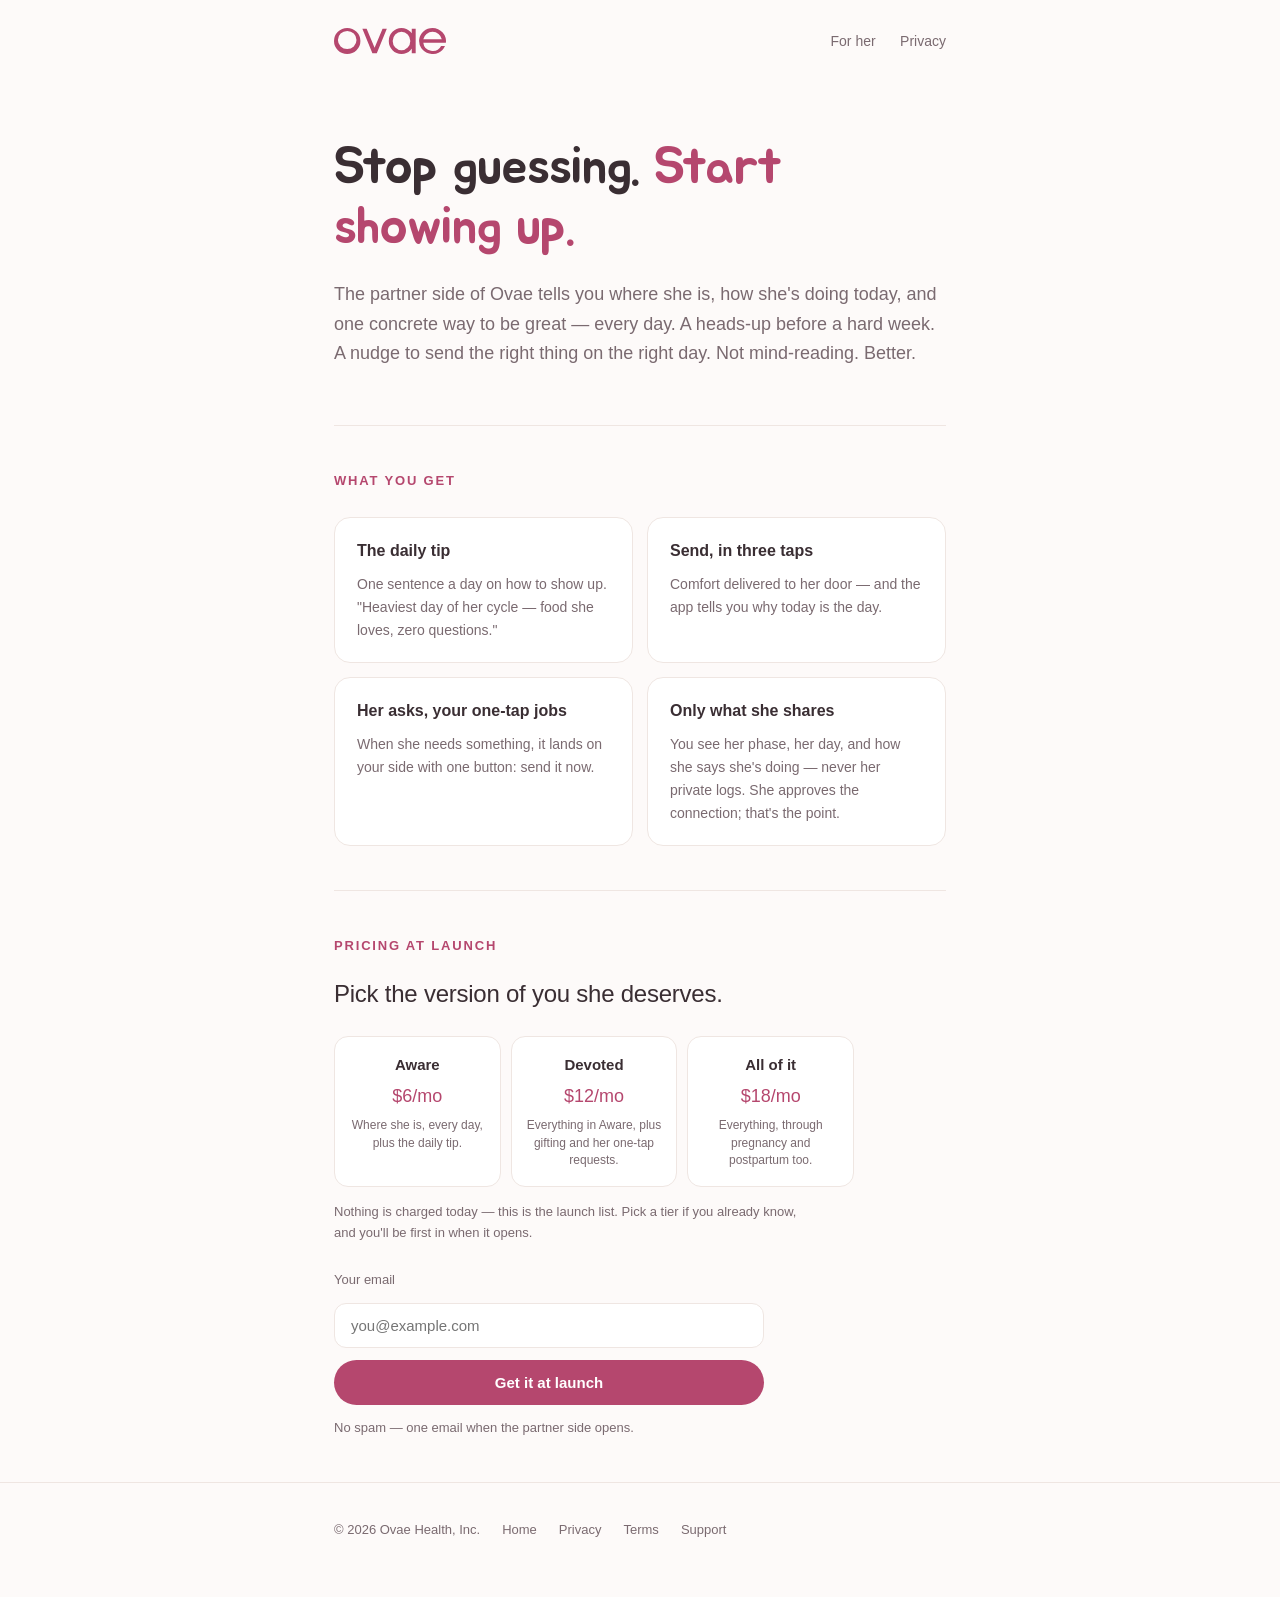
<file: partner.html>
<!DOCTYPE html>
<html lang="en">
<head>
  <meta charset="utf-8">
  <meta name="viewport" content="width=device-width, initial-scale=1">
  <title>Ovae — the partner side</title>
  <meta name="description" content="The partner side of Ovae: know where she is, how she's doing, and one concrete way to show up — plus in-app gifting that lands on the right day.">
  <link rel="stylesheet" href="style.css">
  <link rel="icon" href="/favicon.svg">
  <link rel="apple-touch-icon" href="/apple-touch-icon.png">
  <meta property="og:type" content="website">
  <meta property="og:url" content="https://ovae.health/partner.html">
  <meta property="og:title" content="Ovae — the partner side">
  <meta property="og:description" content="The partner side of Ovae: know where she is, how she's doing, and one concrete way to show up — plus in-app gifting that lands on the right day.">
  <meta property="og:image" content="https://ovae.health/og.png">
  <meta name="twitter:card" content="summary_large_image">
  <meta name="twitter:image" content="https://ovae.health/og.png">
</head>
<body>

<header class="site">
  <div class="wrap">
    <a href="/" aria-label="Ovae home"><img class="mark" src="wordmark.svg" alt="ovae"></a>
    <nav>
      <a href="for-me.html">For her</a>
      <a href="privacy.html">Privacy</a>
    </nav>
  </div>
</header>

<main>
  <div class="wrap">

    <div class="hero">
      <h1>Stop guessing. <em>Start showing up.</em></h1>
      <p class="lede">The partner side of Ovae tells you where she is, how she's doing today, and one concrete way to be great — every day. A heads-up before a hard week. A nudge to send the right thing on the right day. Not mind-reading. Better.</p>
    </div>

    <section>
      <h2>What you get</h2>
      <div class="cards">
        <div class="card"><h4>The daily tip</h4><p>One sentence a day on how to show up. "Heaviest day of her cycle — food she loves, zero questions."</p></div>
        <div class="card"><h4>Send, in three taps</h4><p>Comfort delivered to her door — and the app tells you why today is the day.</p></div>
        <div class="card"><h4>Her asks, your one-tap jobs</h4><p>When she needs something, it lands on your side with one button: send it now.</p></div>
        <div class="card"><h4>Only what she shares</h4><p>You see her phase, her day, and how she says she's doing — never her private logs. She approves the connection; that's the point.</p></div>
      </div>
    </section>

    <section id="join">
      <h2>Pricing at launch</h2>
      <h3>Pick the version of you she deserves.</h3>
      <div class="tiers" id="tiers">
        <label class="tier"><input type="radio" name="tier" value="aware" hidden>
          <b>Aware</b><em>$6/mo</em><i>Where she is, every day, plus the daily tip.</i>
        </label>
        <label class="tier"><input type="radio" name="tier" value="devoted" hidden>
          <b>Devoted</b><em>$12/mo</em><i>Everything in Aware, plus gifting and her one-tap requests.</i>
        </label>
        <label class="tier"><input type="radio" name="tier" value="husband" hidden>
          <b>All of it</b><em>$18/mo</em><i>Everything, through pregnancy and postpartum too.</i>
        </label>
      </div>
      <p style="font-size:13px;">Nothing is charged today — this is the launch list. Pick a tier if you already know, and you'll be first in when it opens.</p>

      <form class="wl" id="wl-partner">
        <label for="email">Your email</label>
        <input id="email" name="email" type="email" required placeholder="you@example.com" autocomplete="email">
        <button type="submit">Get it at launch</button>
        <p class="err hidden">Something hiccuped. Email <a href="mailto:hello@ovae.health?subject=Partner%20waitlist">hello@ovae.health</a> and you're in.</p>
        <label>No spam — one email when the partner side opens.</label>
      </form>

      <div class="confirm hidden" id="done-partner">
        <h3>You're on the list.</h3>
        <p>When the partner side opens, you'll be first through the door. Until then: whatever day it is for her today, showing up early counts double.</p>
      </div>
    </section>

  </div>
</main>

<footer class="site">
  <div class="wrap">
    <span>© 2026 Ovae Health, Inc.</span>
    <a href="/">Home</a>
    <a href="privacy.html">Privacy</a>
    <a href="terms.html">Terms</a>
    <a href="support.html">Support</a>
  </div>
</footer>

<script src="waitlist.js"></script>
<script>
  let pickedTier = null;
  document.querySelectorAll('.tier').forEach((el) => {
    el.addEventListener('click', () => {
      document.querySelectorAll('.tier').forEach((t) => t.classList.remove('sel'));
      el.classList.add('sel');
      pickedTier = el.querySelector('input').value;
    });
  });

  wireWaitlistForm(
    'wl-partner',
    (form) => ({
      email: form.email.value.trim(),
      audience: 'partner',
      tier: pickedTier,
      source: sourceTag(),
    }),
    () => {
      document.getElementById('wl-partner').classList.add('hidden');
      document.getElementById('done-partner').classList.remove('hidden');
      document.getElementById('done-partner').scrollIntoView({ behavior: 'smooth', block: 'center' });
    },
  );
</script>

</body>
</html>
</file>
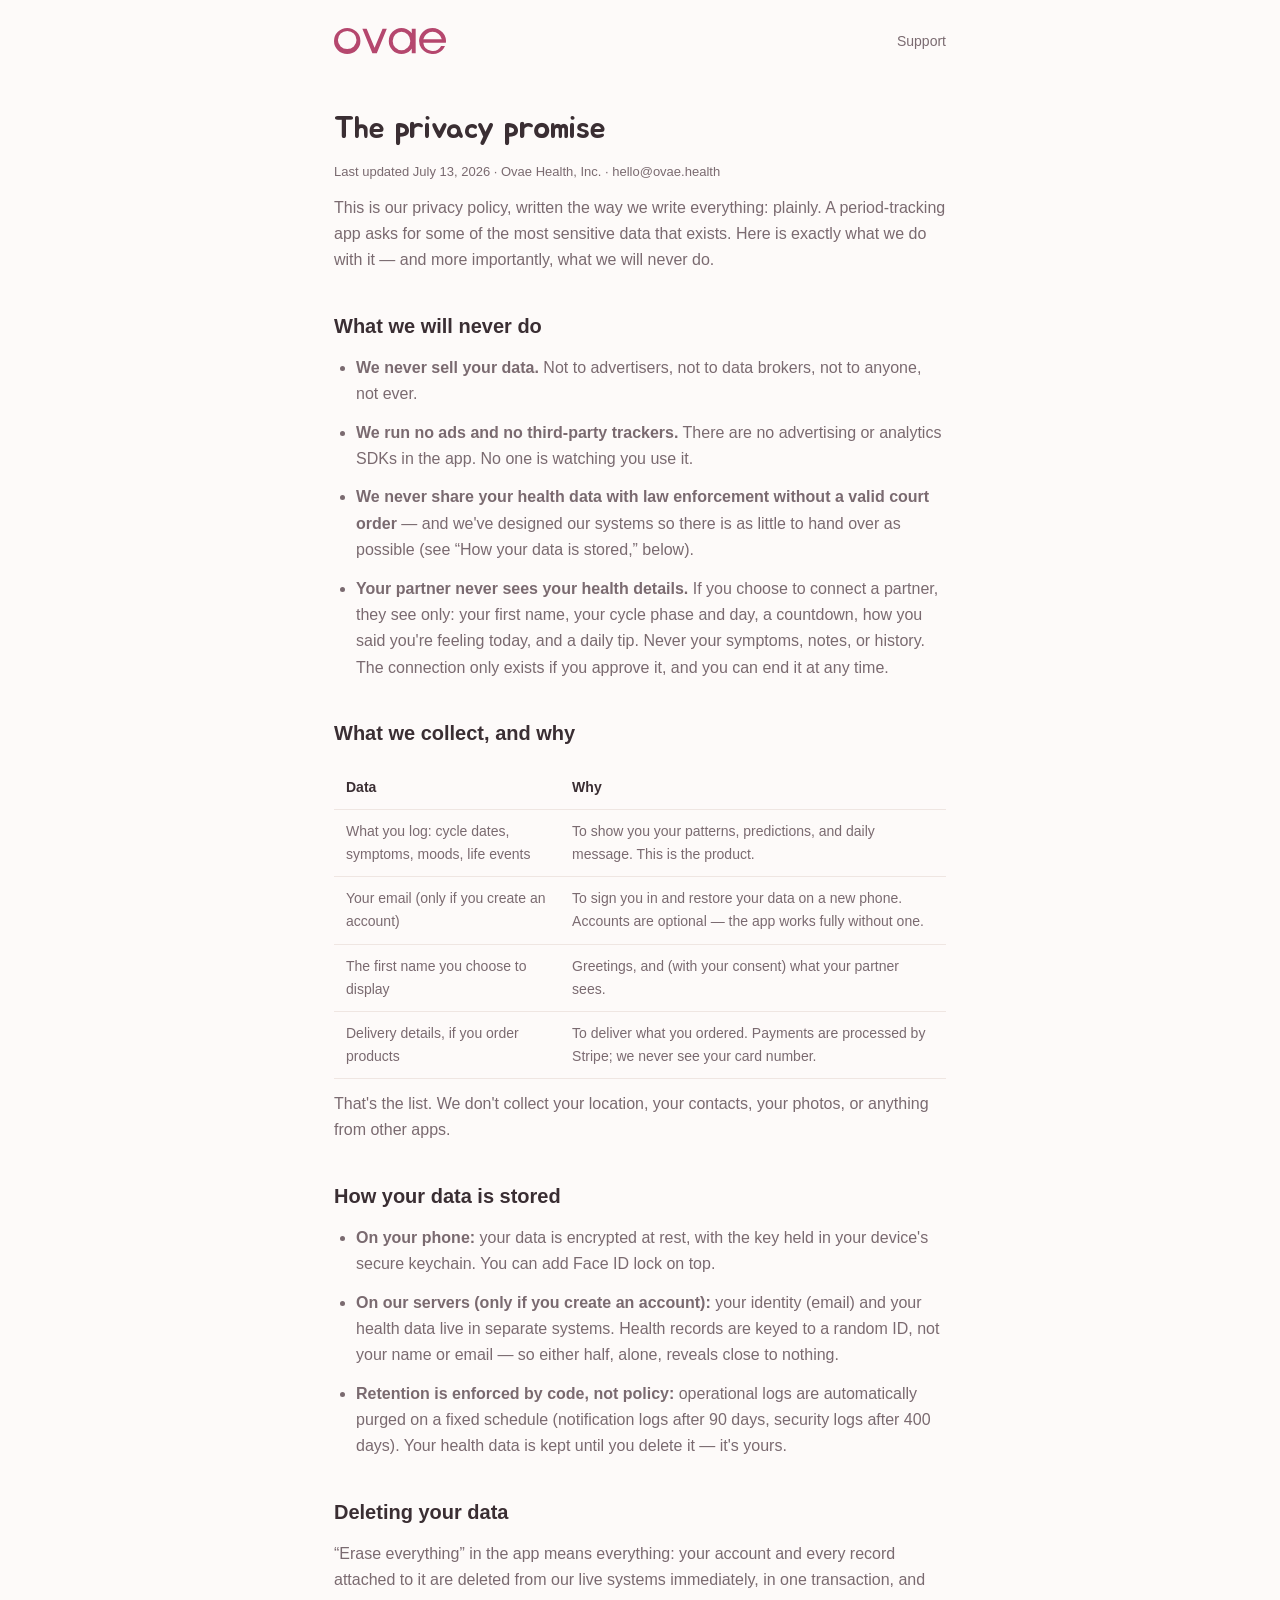
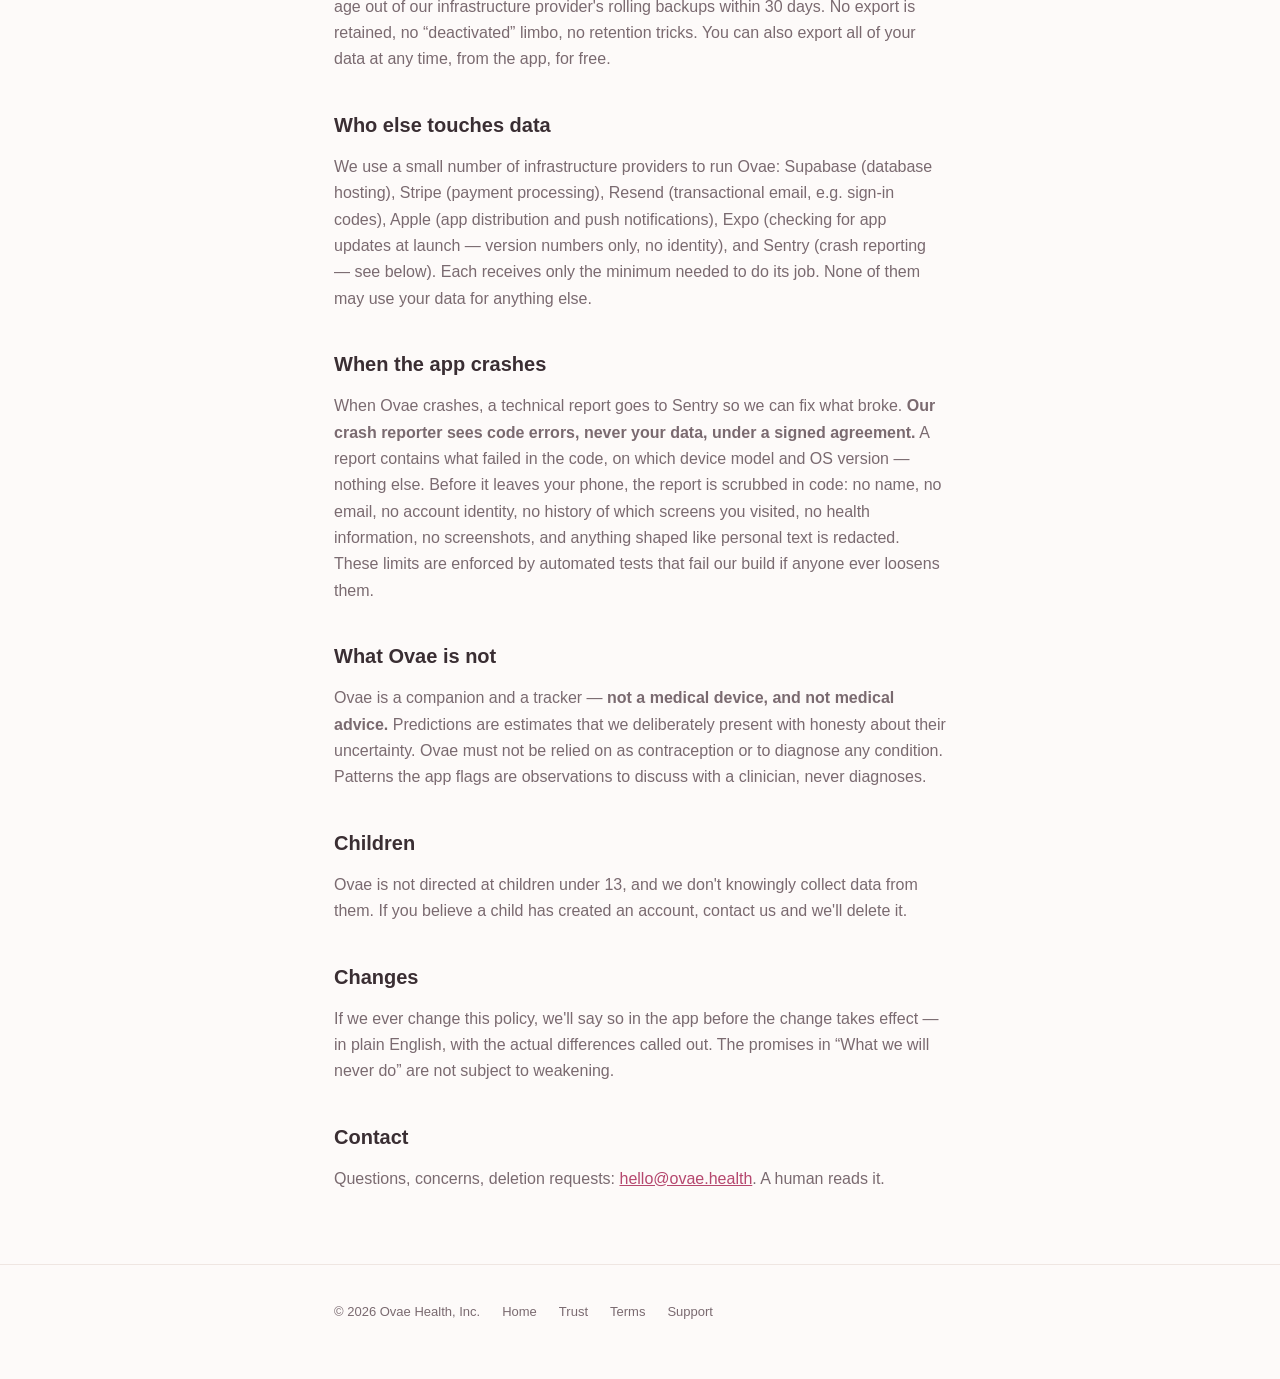
<file: privacy.html>
<!DOCTYPE html>
<html lang="en">
<head>
  <meta charset="utf-8">
  <meta name="viewport" content="width=device-width, initial-scale=1">
  <title>Privacy — Ovae</title>
  <meta name="description" content="Ovae's privacy policy, in plain English. No ads, no trackers, no data selling. Your health data is encrypted, separated from your identity, and deletable — provably.">
  <link rel="stylesheet" href="style.css">
  <link rel="icon" href="/favicon.svg">
  <link rel="apple-touch-icon" href="/apple-touch-icon.png">
  <meta property="og:type" content="website">
  <meta property="og:url" content="https://ovae.health/privacy.html">
  <meta property="og:title" content="Privacy — Ovae">
  <meta property="og:description" content="Ovae's privacy policy, in plain English. No ads, no trackers, no data selling. Your health data is encrypted, separated from your identity, and deletable — provably.">
  <meta property="og:image" content="https://ovae.health/og.png">
  <meta name="twitter:card" content="summary_large_image">
  <meta name="twitter:image" content="https://ovae.health/og.png">
</head>
<body>

<header class="site">
  <div class="wrap">
    <a href="/" aria-label="Ovae home"><img class="mark" src="wordmark.svg" alt="ovae"></a>
    <nav><a href="support.html">Support</a></nav>
  </div>
</header>

<main class="doc">
  <div class="wrap">
    <h1>The privacy promise</h1>
    <p class="updated">Last updated July 13, 2026 · Ovae Health, Inc. · hello@ovae.health</p>

    <p>This is our privacy policy, written the way we write everything: plainly. A period-tracking app asks for some of the most sensitive data that exists. Here is exactly what we do with it — and more importantly, what we will never do.</p>

    <h2>What we will never do</h2>
    <ul>
      <li><strong>We never sell your data.</strong> Not to advertisers, not to data brokers, not to anyone, not ever.</li>
      <li><strong>We run no ads and no third-party trackers.</strong> There are no advertising or analytics SDKs in the app. No one is watching you use it.</li>
      <li><strong>We never share your health data with law enforcement without a valid court order</strong> — and we've designed our systems so there is as little to hand over as possible (see &ldquo;How your data is stored,&rdquo; below).</li>
      <li><strong>Your partner never sees your health details.</strong> If you choose to connect a partner, they see only: your first name, your cycle phase and day, a countdown, how you said you're feeling today, and a daily tip. Never your symptoms, notes, or history. The connection only exists if you approve it, and you can end it at any time.</li>
    </ul>

    <h2>What we collect, and why</h2>
    <table>
      <tr><th>Data</th><th>Why</th></tr>
      <tr><td>What you log: cycle dates, symptoms, moods, life events</td><td>To show you your patterns, predictions, and daily message. This is the product.</td></tr>
      <tr><td>Your email (only if you create an account)</td><td>To sign you in and restore your data on a new phone. Accounts are optional — the app works fully without one.</td></tr>
      <tr><td>The first name you choose to display</td><td>Greetings, and (with your consent) what your partner sees.</td></tr>
      <tr><td>Delivery details, if you order products</td><td>To deliver what you ordered. Payments are processed by Stripe; we never see your card number.</td></tr>
    </table>
    <p>That's the list. We don't collect your location, your contacts, your photos, or anything from other apps.</p>

    <h2>How your data is stored</h2>
    <ul>
      <li><strong>On your phone:</strong> your data is encrypted at rest, with the key held in your device's secure keychain. You can add Face ID lock on top.</li>
      <li><strong>On our servers (only if you create an account):</strong> your identity (email) and your health data live in separate systems. Health records are keyed to a random ID, not your name or email — so either half, alone, reveals close to nothing.</li>
      <li><strong>Retention is enforced by code, not policy:</strong> operational logs are automatically purged on a fixed schedule (notification logs after 90 days, security logs after 400 days). Your health data is kept until you delete it — it's yours.</li>
    </ul>

    <h2>Deleting your data</h2>
    <p>&ldquo;Erase everything&rdquo; in the app means everything: your account and every record attached to it are deleted from our live systems immediately, in one transaction, and age out of our infrastructure provider's rolling backups within 30 days. No export is retained, no &ldquo;deactivated&rdquo; limbo, no retention tricks. You can also export all of your data at any time, from the app, for free.</p>

    <h2>Who else touches data</h2>
    <p>We use a small number of infrastructure providers to run Ovae: Supabase (database hosting), Stripe (payment processing), Resend (transactional email, e.g. sign-in codes), Apple (app distribution and push notifications), Expo (checking for app updates at launch — version numbers only, no identity), and Sentry (crash reporting — see below). Each receives only the minimum needed to do its job. None of them may use your data for anything else.</p>

    <h2>When the app crashes</h2>
    <p>When Ovae crashes, a technical report goes to Sentry so we can fix what broke. <strong>Our crash reporter sees code errors, never your data, under a signed agreement.</strong> A report contains what failed in the code, on which device model and OS version — nothing else. Before it leaves your phone, the report is scrubbed in code: no name, no email, no account identity, no history of which screens you visited, no health information, no screenshots, and anything shaped like personal text is redacted. These limits are enforced by automated tests that fail our build if anyone ever loosens them.</p>

    <h2>What Ovae is not</h2>
    <p>Ovae is a companion and a tracker — <strong>not a medical device, and not medical advice.</strong> Predictions are estimates that we deliberately present with honesty about their uncertainty. Ovae must not be relied on as contraception or to diagnose any condition. Patterns the app flags are observations to discuss with a clinician, never diagnoses.</p>

    <h2>Children</h2>
    <p>Ovae is not directed at children under 13, and we don't knowingly collect data from them. If you believe a child has created an account, contact us and we'll delete it.</p>

    <h2>Changes</h2>
    <p>If we ever change this policy, we'll say so in the app before the change takes effect — in plain English, with the actual differences called out. The promises in &ldquo;What we will never do&rdquo; are not subject to weakening.</p>

    <h2>Contact</h2>
    <p>Questions, concerns, deletion requests: <a href="mailto:hello@ovae.health">hello@ovae.health</a>. A human reads it.</p>
  </div>
</main>

<footer class="site">
  <div class="wrap">
    <span>© 2026 Ovae Health, Inc.</span>
    <a href="/">Home</a>
    <a href="trust.html">Trust</a>
    <a href="terms.html">Terms</a>
    <a href="support.html">Support</a>
  </div>
</footer>

</body>
</html>
</file>
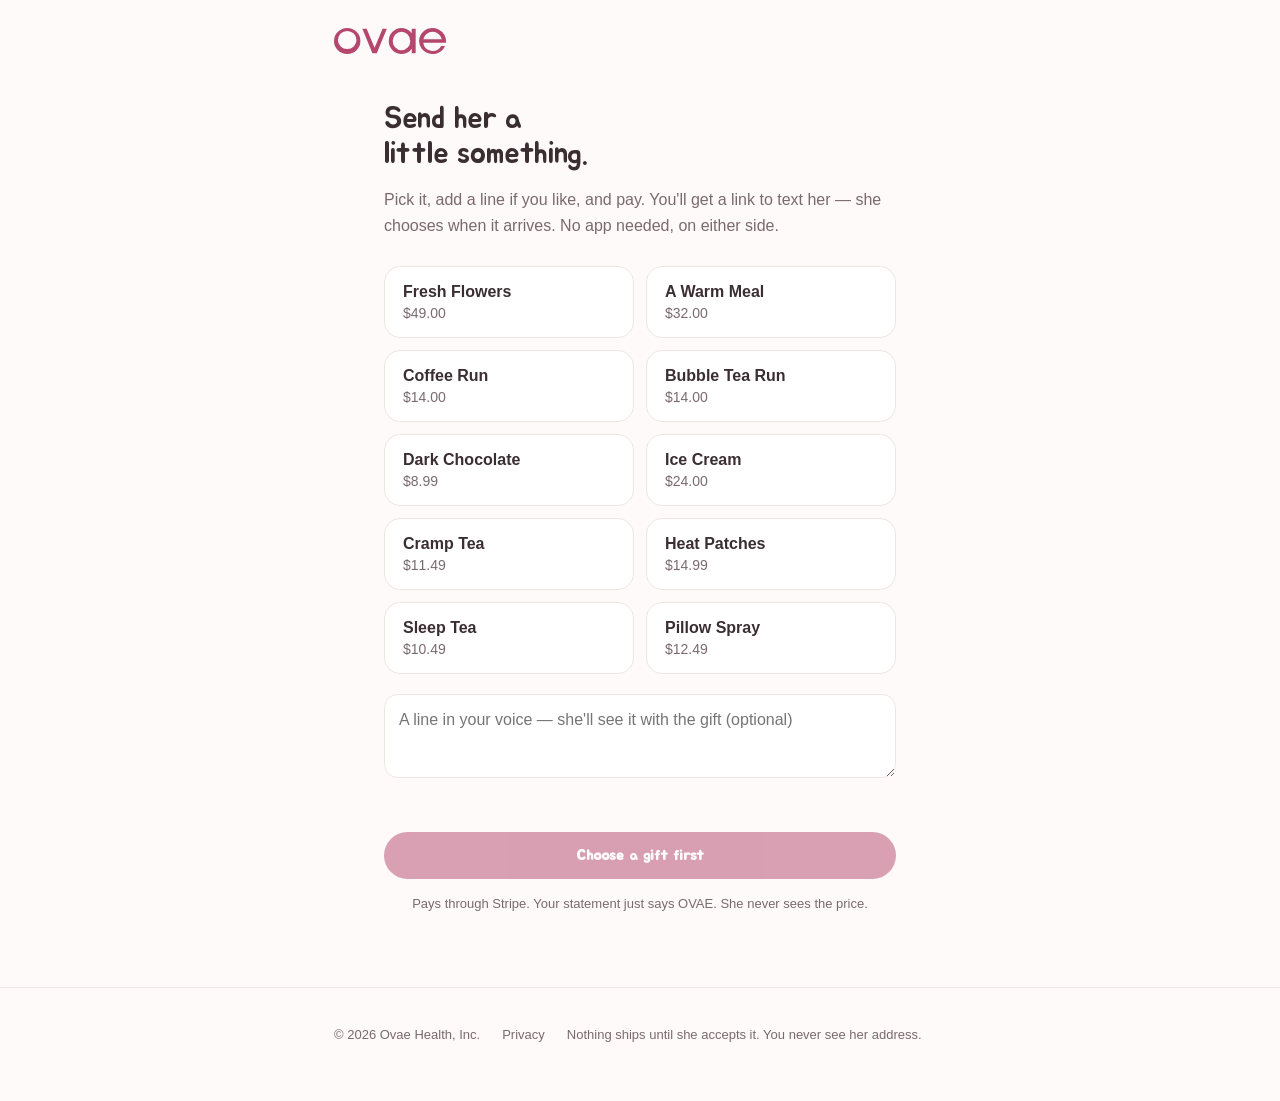
<file: send-gift.html>
<!DOCTYPE html>
<html lang="en">
<head>
  <meta charset="utf-8">
  <meta name="viewport" content="width=device-width, initial-scale=1">
  <title>Send a gift — Ovae</title>
  <meta name="description" content="Send someone a little something on Ovae. No app needed — pick it, pay, and text them the link. They choose when it arrives.">
  <link rel="stylesheet" href="style.css">
  <link rel="icon" href="/favicon.svg">
  <link rel="apple-touch-icon" href="/apple-touch-icon.png">
  <style>
    .gifts { margin-top: 26px; display: grid; grid-template-columns: 1fr 1fr; gap: 12px; }
    @media (max-width: 560px) { .gifts { grid-template-columns: 1fr; } }
    .gift {
      background: #fff; border: 1.5px solid var(--hairline); border-radius: 16px;
      padding: 16px 18px; cursor: pointer; text-align: left; transition: border-color .15s, background .15s;
    }
    .gift:hover { border-color: var(--rose); }
    .gift[aria-pressed="true"] { border-color: var(--rose); background: var(--rose-soft); }
    .gift .name { font-size: 16px; font-weight: 600; color: var(--ink); }
    .gift .price { margin-top: 4px; font-size: 14px; color: var(--ink-soft); }
    #note {
      margin-top: 20px; width: 100%; box-sizing: border-box; min-height: 84px;
      border: 1.5px solid var(--hairline); border-radius: 14px; padding: 12px 14px;
      font: inherit; color: var(--ink); background: #fff; resize: vertical;
    }
    #note:focus { outline: none; border-color: var(--rose); }
    #err { margin-top: 14px; color: var(--rose); font-size: 14px; min-height: 1em; }
  </style>
  <meta property="og:type" content="website">
  <meta property="og:url" content="https://ovae.health/send-gift.html">
  <meta property="og:title" content="Send a gift — Ovae">
  <meta property="og:description" content="Send someone a little something on Ovae. No app needed — pick it, pay, and text them the link. They choose when it arrives.">
  <meta property="og:image" content="https://ovae.health/og.png">
  <meta name="twitter:card" content="summary_large_image">
  <meta name="twitter:image" content="https://ovae.health/og.png">
</head>
<body>

<header class="site">
  <div class="wrap">
    <a href="/" aria-label="Ovae home"><img class="mark" src="wordmark.svg" alt="ovae"></a>
  </div>
</header>

<main class="doc">
  <div class="wrap" style="max-width:560px;">
    <h1 style="font-size:30px;font-weight:300;line-height:1.15;">Send her a<br>little something.</h1>
    <p style="margin-top:16px;color:var(--ink-soft);">Pick it, add a line if you like, and pay. You'll get a link to text her — she chooses when it arrives. No app needed, on either side.</p>

    <div class="gifts" id="gifts" role="group" aria-label="Choose a gift"></div>

    <textarea id="note" maxlength="280" placeholder="A line in your voice — she'll see it with the gift (optional)"></textarea>

    <div id="err"></div>
    <button id="send" class="badge" style="border:0;cursor:pointer;margin-top:18px;width:100%;opacity:0.5;" disabled>Choose a gift first</button>
    <p style="margin-top:14px;font-size:13px;color:var(--ink-soft);text-align:center;">Pays through Stripe. Your statement just says OVAE. She never sees the price.</p>
  </div>
</main>

<footer class="site">
  <div class="wrap">
    <span>© 2026 Ovae Health, Inc.</span>
    <a href="privacy.html">Privacy</a>
    <span>Nothing ships until she accepts it. You never see her address.</span>
  </div>
</footer>

<script>
  const SB_URL = 'https://wftnynwtesdtuuteugib.supabase.co';
  const SB_KEY = 'eyJhbGciOiJIUzI1NiIsInR5cCI6IkpXVCJ9.eyJpc3MiOiJzdXBhYmFzZSIsInJlZiI6IndmdG55bnd0ZXNkdHV1dGV1Z2liIiwicm9sZSI6ImFub24iLCJpYXQiOjE3ODMwMjI5NzMsImV4cCI6MjA5ODU5ODk3M30.-MJ2uuBJsyAvhHCpe2XWfAE7K6GhzXPkHCfFcEADZEM';

  // Curated public gift menu. The `name` MUST match the products catalog
  // exactly — create_gift_link prices it server-side by that name, so a
  // tampered price here changes nothing. Prices shown are a guide; Stripe
  // confirms the real amount.
  const GIFTS = [
    { name: 'Fresh Flowers', price: 49 },
    { name: 'A Warm Meal', price: 32 },
    { name: 'Coffee Run', price: 14 },
    { name: 'Bubble Tea Run', price: 14 },
    { name: '72% Dark Chocolate Magnesium Bar', price: 8.99 },
    { name: 'Ice Cream Duo (2 pints, cold-packed)', price: 24 },
    { name: 'Ginger + Chamomile Cramp Tea (20 bags)', price: 11.49 },
    { name: 'Warming Relief Patches (12)', price: 14.99 },
    { name: 'Deep-Sleep Herbal Tea (20 bags)', price: 10.49 },
    { name: 'Cooling Pillow Spray', price: 12.49 },
  ];
  // Friendlier labels for a few catalog names; falls back to the name.
  const LABEL = {
    '72% Dark Chocolate Magnesium Bar': 'Dark Chocolate',
    'Ice Cream Duo (2 pints, cold-packed)': 'Ice Cream',
    'Ginger + Chamomile Cramp Tea (20 bags)': 'Cramp Tea',
    'Warming Relief Patches (12)': 'Heat Patches',
    'Deep-Sleep Herbal Tea (20 bags)': 'Sleep Tea',
    'Cooling Pillow Spray': 'Pillow Spray',
  };

  let selected = null;
  const grid = document.getElementById('gifts');
  const sendBtn = document.getElementById('send');
  const err = document.getElementById('err');

  GIFTS.forEach((g) => {
    const b = document.createElement('button');
    b.type = 'button';
    b.className = 'gift';
    b.setAttribute('aria-pressed', 'false');
    b.innerHTML = '<div class="name">' + (LABEL[g.name] || g.name) + '</div>' +
                  '<div class="price">$' + g.price.toFixed(2) + '</div>';
    b.addEventListener('click', () => {
      selected = g.name;
      [...grid.children].forEach((c) => c.setAttribute('aria-pressed', 'false'));
      b.setAttribute('aria-pressed', 'true');
      sendBtn.disabled = false;
      sendBtn.style.opacity = '1';
      sendBtn.textContent = 'Send this gift';
      err.textContent = '';
    });
    grid.appendChild(b);
  });

  sendBtn.addEventListener('click', () => {
    if (!selected) return;
    sendBtn.disabled = true;
    sendBtn.style.opacity = '0.6';
    sendBtn.textContent = 'Opening secure checkout…';
    err.textContent = '';
    const note = document.getElementById('note').value.trim();

    fetch(SB_URL + '/rest/v1/rpc/create_gift_link', {
      method: 'POST',
      headers: { apikey: SB_KEY, Authorization: 'Bearer ' + SB_KEY, 'Content-Type': 'application/json' },
      body: JSON.stringify({ p_product_name: selected, p_note: note || null }),
    })
      .then((r) => { if (!r.ok) throw new Error('create ' + r.status); return r.json(); })
      .then((token) => {
        if (!token || typeof token !== 'string') throw new Error('no token');
        return fetch(SB_URL + '/functions/v1/gift-checkout', {
          method: 'POST',
          headers: { 'Content-Type': 'application/json' },
          body: JSON.stringify({ token: token }),
        });
      })
      .then((r) => r.json())
      .then((d) => { if (d.url) location.href = d.url; else throw new Error('no url'); })
      .catch(() => {
        sendBtn.disabled = false;
        sendBtn.style.opacity = '1';
        sendBtn.textContent = 'Send this gift';
        err.textContent = 'Something hiccuped — try again in a moment.';
      });
  });
</script>

</body>
</html>
</file>
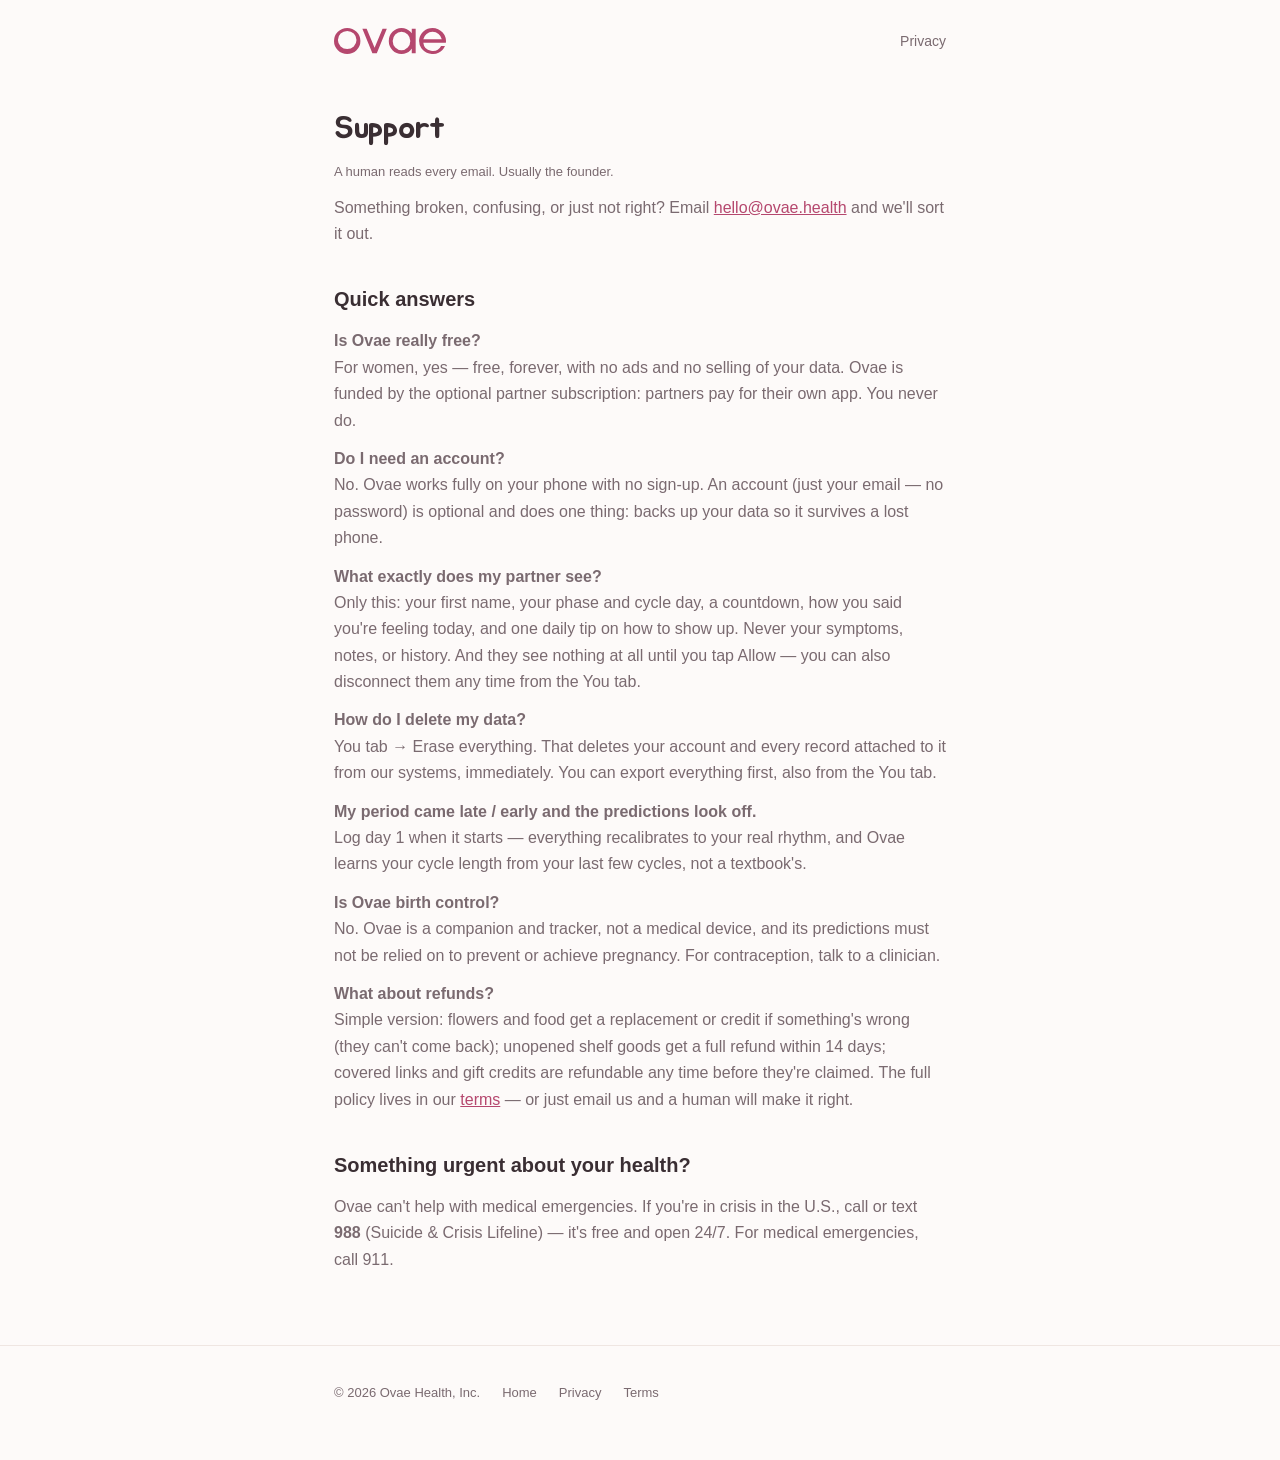
<file: support.html>
<!DOCTYPE html>
<html lang="en">
<head>
  <meta charset="utf-8">
  <meta name="viewport" content="width=device-width, initial-scale=1">
  <title>Support — Ovae</title>
  <meta name="description" content="Get help with Ovae. A human reads every email.">
  <link rel="stylesheet" href="style.css">
  <link rel="icon" href="/favicon.svg">
  <link rel="apple-touch-icon" href="/apple-touch-icon.png">
  <meta property="og:type" content="website">
  <meta property="og:url" content="https://ovae.health/support.html">
  <meta property="og:title" content="Support — Ovae">
  <meta property="og:description" content="Get help with Ovae. A human reads every email.">
  <meta property="og:image" content="https://ovae.health/og.png">
  <meta name="twitter:card" content="summary_large_image">
  <meta name="twitter:image" content="https://ovae.health/og.png">
</head>
<body>

<header class="site">
  <div class="wrap">
    <a href="/" aria-label="Ovae home"><img class="mark" src="wordmark.svg" alt="ovae"></a>
    <nav><a href="privacy.html">Privacy</a></nav>
  </div>
</header>

<main class="doc">
  <div class="wrap">
    <h1>Support</h1>
    <p class="updated">A human reads every email. Usually the founder.</p>

    <p>Something broken, confusing, or just not right? Email <a href="mailto:hello@ovae.health">hello@ovae.health</a> and we'll sort it out.</p>

    <h2>Quick answers</h2>

    <p><strong>Is Ovae really free?</strong><br>
    For women, yes — free, forever, with no ads and no selling of your data. Ovae is funded by the optional partner subscription: partners pay for their own app. You never do.</p>

    <p><strong>Do I need an account?</strong><br>
    No. Ovae works fully on your phone with no sign-up. An account (just your email — no password) is optional and does one thing: backs up your data so it survives a lost phone.</p>

    <p><strong>What exactly does my partner see?</strong><br>
    Only this: your first name, your phase and cycle day, a countdown, how you said you're feeling today, and one daily tip on how to show up. Never your symptoms, notes, or history. And they see nothing at all until you tap Allow — you can also disconnect them any time from the You tab.</p>

    <p><strong>How do I delete my data?</strong><br>
    You tab → Erase everything. That deletes your account and every record attached to it from our systems, immediately. You can export everything first, also from the You tab.</p>

    <p><strong>My period came late / early and the predictions look off.</strong><br>
    Log day 1 when it starts — everything recalibrates to your real rhythm, and Ovae learns your cycle length from your last few cycles, not a textbook's.</p>

    <p><strong>Is Ovae birth control?</strong><br>
    No. Ovae is a companion and tracker, not a medical device, and its predictions must not be relied on to prevent or achieve pregnancy. For contraception, talk to a clinician.</p>

    <p><strong>What about refunds?</strong><br>
    Simple version: flowers and food get a replacement or credit if something's wrong (they can't come back); unopened shelf goods get a full refund within 14 days; covered links and gift credits are refundable any time before they're claimed. The full policy lives in our <a href="terms.html">terms</a> — or just email us and a human will make it right.</p>

    <h2>Something urgent about your health?</h2>
    <p>Ovae can't help with medical emergencies. If you're in crisis in the U.S., call or text <strong>988</strong> (Suicide &amp; Crisis Lifeline) — it's free and open 24/7. For medical emergencies, call 911.</p>
  </div>
</main>

<footer class="site">
  <div class="wrap">
    <span>© 2026 Ovae Health, Inc.</span>
    <a href="/">Home</a>
    <a href="privacy.html">Privacy</a>
    <a href="terms.html">Terms</a>
  </div>
</footer>

</body>
</html>
</file>
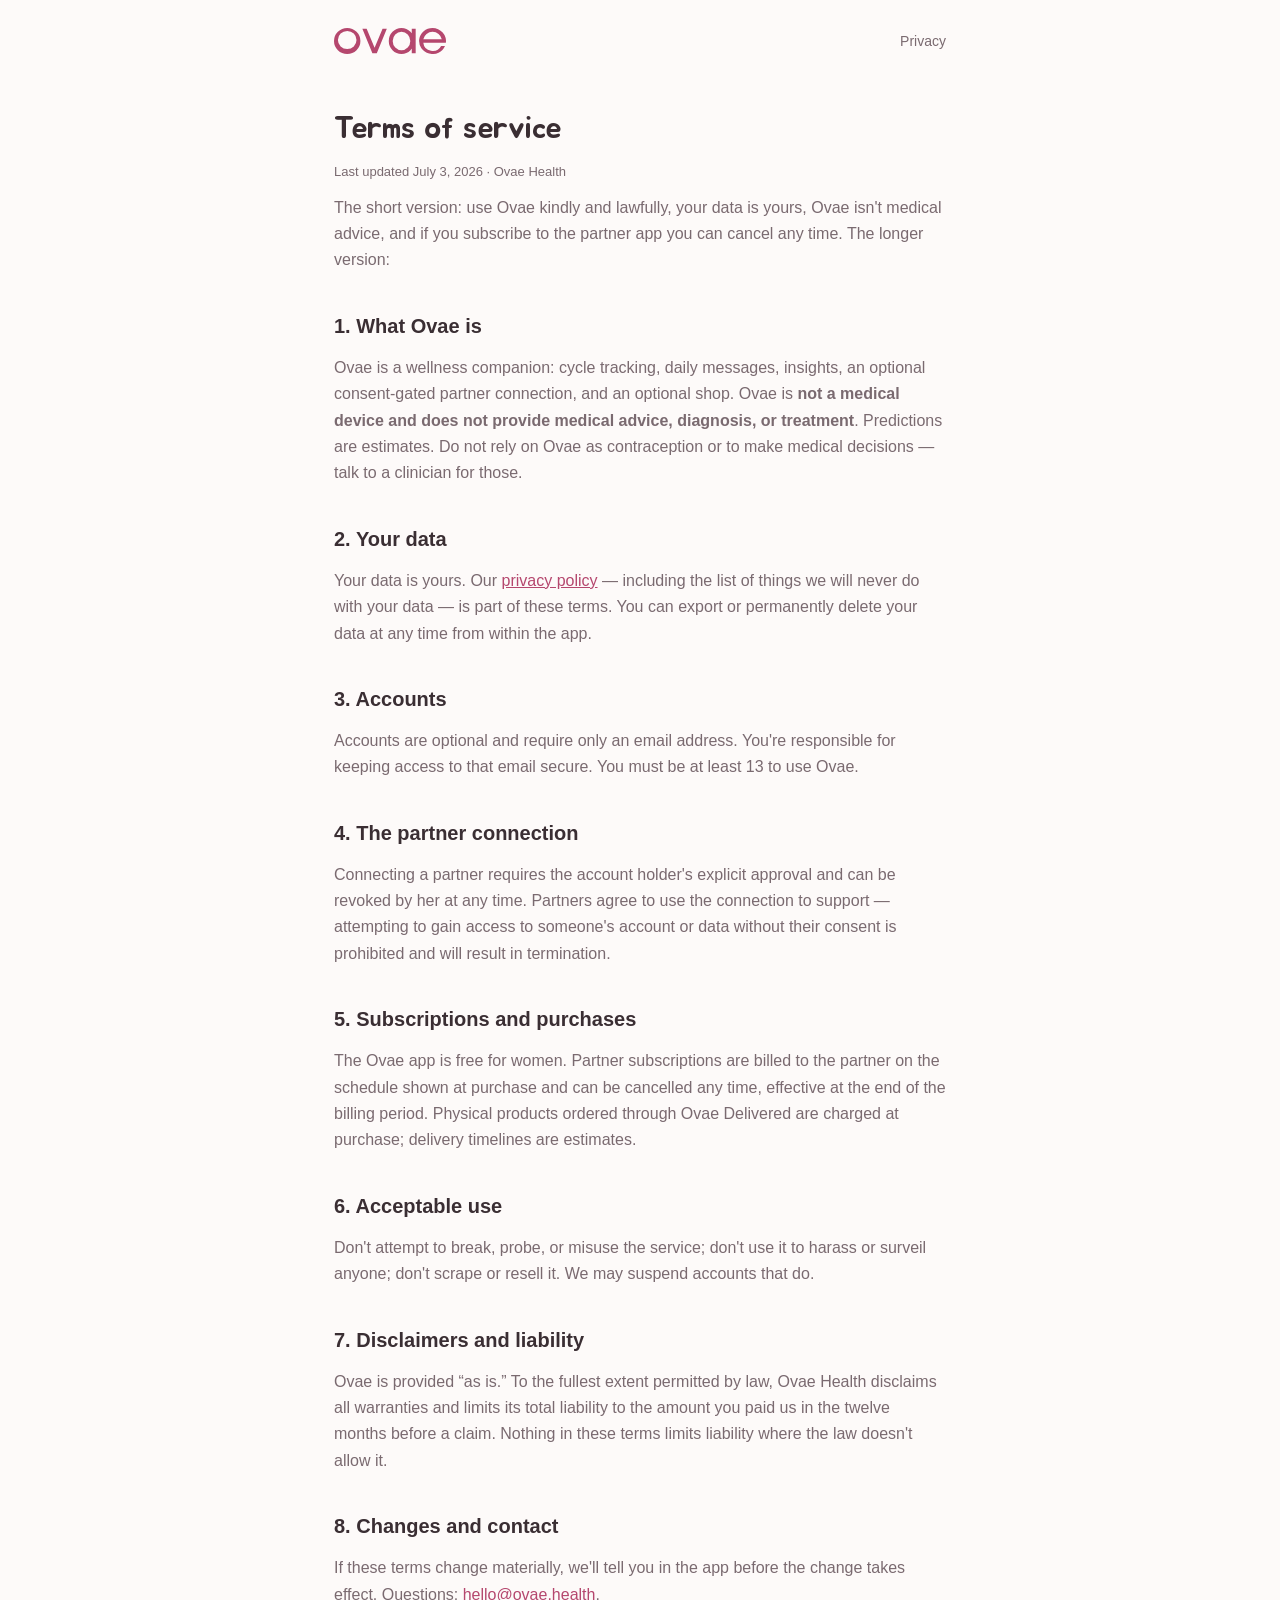
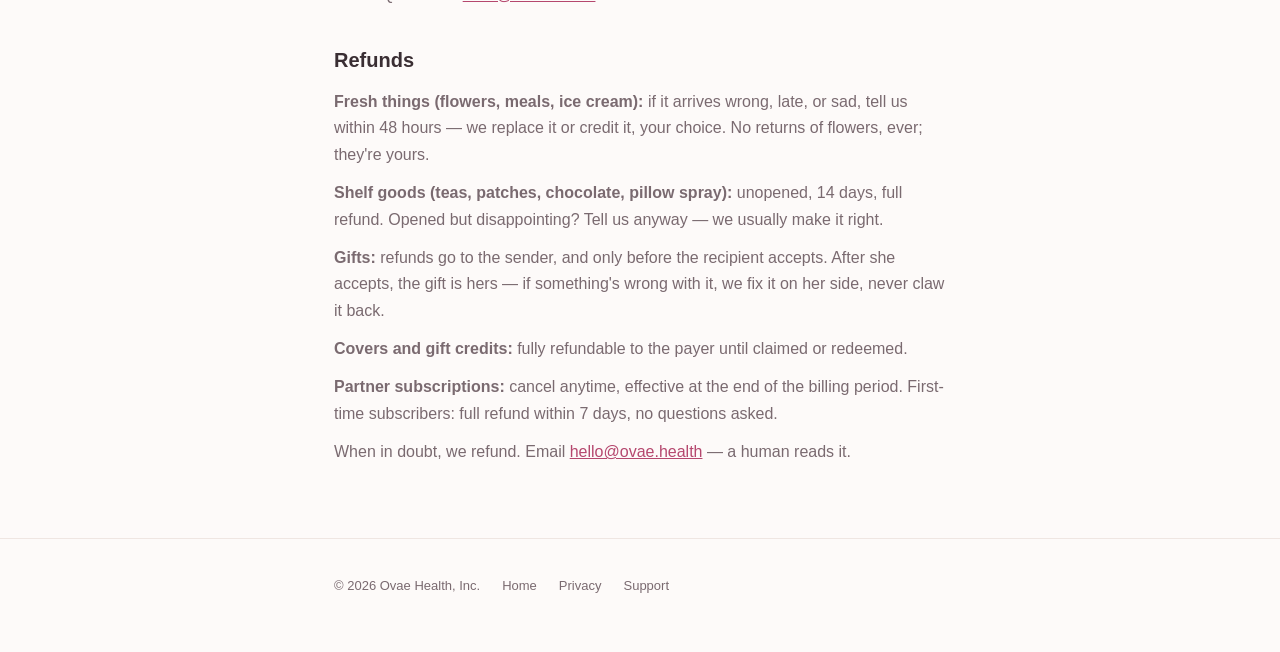
<file: terms.html>
<!DOCTYPE html>
<html lang="en">
<head>
  <meta charset="utf-8">
  <meta name="viewport" content="width=device-width, initial-scale=1">
  <title>Terms — Ovae</title>
  <meta name="description" content="Ovae's terms of service, kept short and human.">
  <link rel="stylesheet" href="style.css">
  <link rel="icon" href="/favicon.svg">
  <link rel="apple-touch-icon" href="/apple-touch-icon.png">
  <meta property="og:type" content="website">
  <meta property="og:url" content="https://ovae.health/terms.html">
  <meta property="og:title" content="Terms — Ovae">
  <meta property="og:description" content="Ovae's terms of service, kept short and human.">
  <meta property="og:image" content="https://ovae.health/og.png">
  <meta name="twitter:card" content="summary_large_image">
  <meta name="twitter:image" content="https://ovae.health/og.png">
</head>
<body>

<header class="site">
  <div class="wrap">
    <a href="/" aria-label="Ovae home"><img class="mark" src="wordmark.svg" alt="ovae"></a>
    <nav><a href="privacy.html">Privacy</a></nav>
  </div>
</header>

<main class="doc">
  <div class="wrap">
    <h1>Terms of service</h1>
    <p class="updated">Last updated July 3, 2026 · Ovae Health</p>

    <p>The short version: use Ovae kindly and lawfully, your data is yours, Ovae isn't medical advice, and if you subscribe to the partner app you can cancel any time. The longer version:</p>

    <h2>1. What Ovae is</h2>
    <p>Ovae is a wellness companion: cycle tracking, daily messages, insights, an optional consent-gated partner connection, and an optional shop. Ovae is <strong>not a medical device and does not provide medical advice, diagnosis, or treatment</strong>. Predictions are estimates. Do not rely on Ovae as contraception or to make medical decisions — talk to a clinician for those.</p>

    <h2>2. Your data</h2>
    <p>Your data is yours. Our <a href="privacy.html">privacy policy</a> — including the list of things we will never do with your data — is part of these terms. You can export or permanently delete your data at any time from within the app.</p>

    <h2>3. Accounts</h2>
    <p>Accounts are optional and require only an email address. You're responsible for keeping access to that email secure. You must be at least 13 to use Ovae.</p>

    <h2>4. The partner connection</h2>
    <p>Connecting a partner requires the account holder's explicit approval and can be revoked by her at any time. Partners agree to use the connection to support — attempting to gain access to someone's account or data without their consent is prohibited and will result in termination.</p>

    <h2>5. Subscriptions and purchases</h2>
    <p>The Ovae app is free for women. Partner subscriptions are billed to the partner on the schedule shown at purchase and can be cancelled any time, effective at the end of the billing period. Physical products ordered through Ovae Delivered are charged at purchase; delivery timelines are estimates.</p>

    <h2>6. Acceptable use</h2>
    <p>Don't attempt to break, probe, or misuse the service; don't use it to harass or surveil anyone; don't scrape or resell it. We may suspend accounts that do.</p>

    <h2>7. Disclaimers and liability</h2>
    <p>Ovae is provided &ldquo;as is.&rdquo; To the fullest extent permitted by law, Ovae Health disclaims all warranties and limits its total liability to the amount you paid us in the twelve months before a claim. Nothing in these terms limits liability where the law doesn't allow it.</p>

    <h2>8. Changes and contact</h2>
    <p>If these terms change materially, we'll tell you in the app before the change takes effect. Questions: <a href="mailto:hello@ovae.health">hello@ovae.health</a>.</p>
  
    <h2>Refunds</h2>
    <p><strong>Fresh things (flowers, meals, ice cream):</strong> if it arrives wrong, late, or sad, tell us within 48 hours — we replace it or credit it, your choice. No returns of flowers, ever; they're yours.</p>
    <p><strong>Shelf goods (teas, patches, chocolate, pillow spray):</strong> unopened, 14 days, full refund. Opened but disappointing? Tell us anyway — we usually make it right.</p>
    <p><strong>Gifts:</strong> refunds go to the sender, and only before the recipient accepts. After she accepts, the gift is hers — if something's wrong with it, we fix it on her side, never claw it back.</p>
    <p><strong>Covers and gift credits:</strong> fully refundable to the payer until claimed or redeemed.</p>
    <p><strong>Partner subscriptions:</strong> cancel anytime, effective at the end of the billing period. First-time subscribers: full refund within 7 days, no questions asked.</p>
    <p>When in doubt, we refund. Email <a href="mailto:hello@ovae.health">hello@ovae.health</a> — a human reads it.</p>

  </div>
</main>

<footer class="site">
  <div class="wrap">
    <span>© 2026 Ovae Health, Inc.</span>
    <a href="/">Home</a>
    <a href="privacy.html">Privacy</a>
    <a href="support.html">Support</a>
  </div>
</footer>

</body>
</html>
</file>
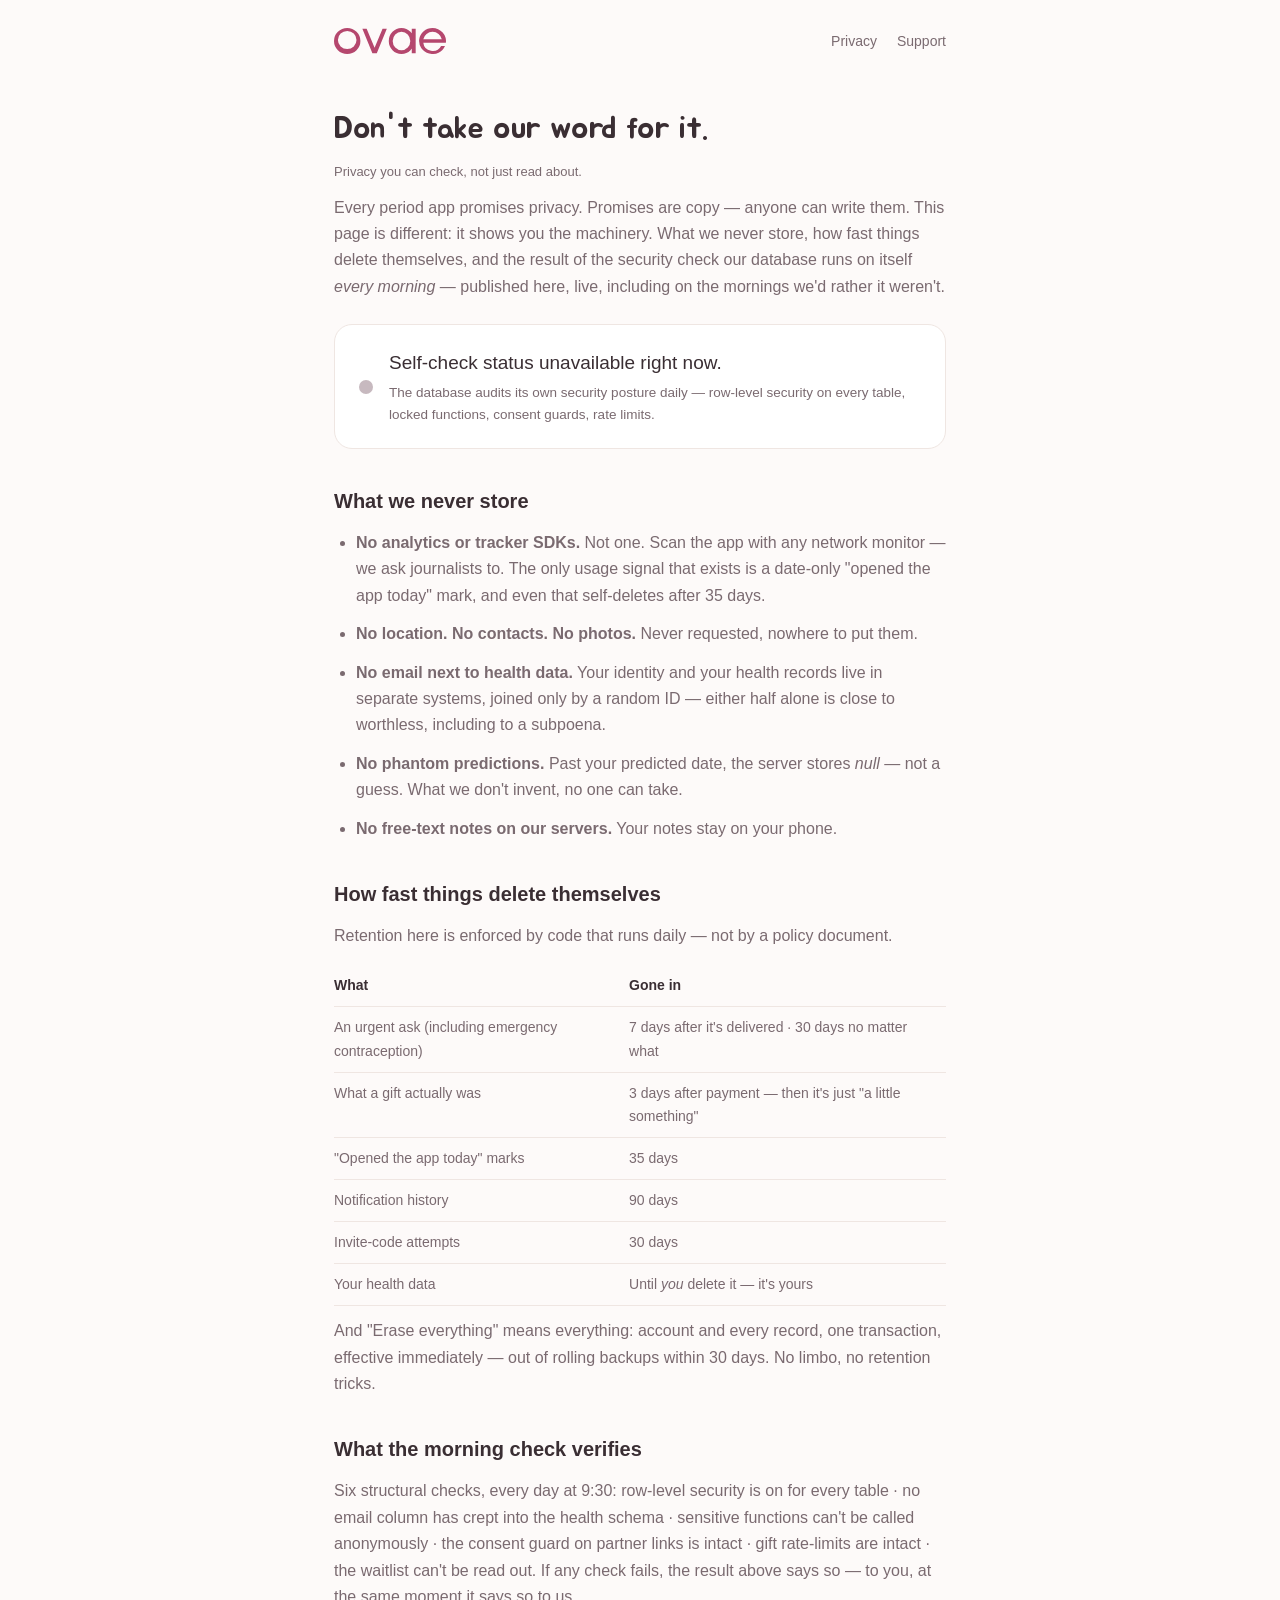
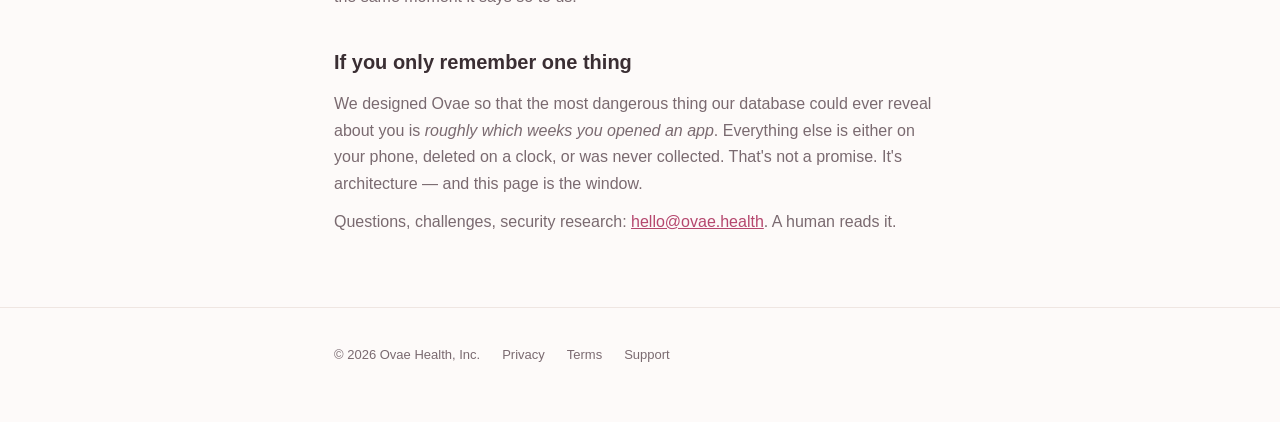
<file: trust.html>
<!DOCTYPE html>
<html lang="en">
<head>
  <meta charset="utf-8">
  <meta name="viewport" content="width=device-width, initial-scale=1">
  <title>Trust — Ovae</title>
  <meta name="description" content="Provable privacy, not promised privacy: what Ovae never stores, how fast things delete, and this morning's live security self-check.">
  <link rel="stylesheet" href="style.css">
  <link rel="icon" href="/favicon.svg">
  <link rel="apple-touch-icon" href="/apple-touch-icon.png">
  <style>
    .check {
      margin-top: 24px; border-radius: 18px; padding: 22px 24px;
      border: 1.5px solid var(--hairline); background: #fff;
      display: flex; align-items: center; gap: 16px;
    }
    .check .dot { width: 14px; height: 14px; border-radius: 50%; background: #C7B9BF; flex: none; }
    .check.ok .dot { background: #2E7D4F; box-shadow: 0 0 0 5px rgba(46,125,79,0.12); }
    .check.warn .dot { background: #B5476E; box-shadow: 0 0 0 5px rgba(181,71,110,0.12); }
    .check .big { font-size: 19px; color: var(--ink); }
    .check .sub { font-size: 13.5px; color: var(--ink-soft); margin-top: 3px; }
    table.clocks td, table.clocks th { padding: 9px 12px 9px 0; vertical-align: top; }
    table.clocks td:last-child { color: var(--ink-soft); }
    .never li { margin-top: 8px; }
    .mono { font-variant-numeric: tabular-nums; }
  </style>
  <meta property="og:type" content="website">
  <meta property="og:url" content="https://ovae.health/trust.html">
  <meta property="og:title" content="Trust — Ovae">
  <meta property="og:description" content="Provable privacy, not promised privacy: what Ovae never stores, how fast things delete, and this morning's live security self-check.">
  <meta property="og:image" content="https://ovae.health/og.png">
  <meta name="twitter:card" content="summary_large_image">
  <meta name="twitter:image" content="https://ovae.health/og.png">
</head>
<body>

<header class="site">
  <div class="wrap">
    <a href="/" aria-label="Ovae home"><img class="mark" src="wordmark.svg" alt="ovae"></a>
    <nav><a href="privacy.html">Privacy</a><a href="support.html">Support</a></nav>
  </div>
</header>

<main class="doc">
  <div class="wrap">
    <h1>Don't take our word for it.</h1>
    <p class="updated">Privacy you can check, not just read about.</p>

    <p>Every period app promises privacy. Promises are copy — anyone can write them. This page is different: it shows you the machinery. What we never store, how fast things delete themselves, and the result of the security check our database runs on itself <em>every morning</em> — published here, live, including on the mornings we'd rather it weren't.</p>

    <div class="check" id="check">
      <div class="dot"></div>
      <div>
        <div class="big" id="checkline">Checking this morning's result…</div>
        <div class="sub" id="checksub">The database audits its own security posture daily — row-level security on every table, locked functions, consent guards, rate limits.</div>
      </div>
    </div>

    <h2>What we never store</h2>
    <ul class="never">
      <li><strong>No analytics or tracker SDKs.</strong> Not one. Scan the app with any network monitor — we ask journalists to. The only usage signal that exists is a date-only "opened the app today" mark, and even that self-deletes after 35 days.</li>
      <li><strong>No location. No contacts. No photos.</strong> Never requested, nowhere to put them.</li>
      <li><strong>No email next to health data.</strong> Your identity and your health records live in separate systems, joined only by a random ID — either half alone is close to worthless, including to a subpoena.</li>
      <li><strong>No phantom predictions.</strong> Past your predicted date, the server stores <em>null</em> — not a guess. What we don't invent, no one can take.</li>
      <li><strong>No free-text notes on our servers.</strong> Your notes stay on your phone.</li>
    </ul>

    <h2>How fast things delete themselves</h2>
    <p>Retention here is enforced by code that runs daily — not by a policy document.</p>
    <table class="clocks">
      <tr><th style="text-align:left;">What</th><th style="text-align:left;">Gone in</th></tr>
      <tr><td>An urgent ask (including emergency contraception)</td><td class="mono">7 days after it's delivered · 30 days no matter what</td></tr>
      <tr><td>What a gift actually was</td><td class="mono">3 days after payment — then it's just "a little something"</td></tr>
      <tr><td>"Opened the app today" marks</td><td class="mono">35 days</td></tr>
      <tr><td>Notification history</td><td class="mono">90 days</td></tr>
      <tr><td>Invite-code attempts</td><td class="mono">30 days</td></tr>
      <tr><td>Your health data</td><td class="mono">Until <em>you</em> delete it — it's yours</td></tr>
    </table>
    <p>And "Erase everything" means everything: account and every record, one transaction, effective immediately — out of rolling backups within 30 days. No limbo, no retention tricks.</p>

    <h2>What the morning check verifies</h2>
    <p>Six structural checks, every day at 9:30: row-level security is on for every table · no email column has crept into the health schema · sensitive functions can't be called anonymously · the consent guard on partner links is intact · gift rate-limits are intact · the waitlist can't be read out. If any check fails, the result above says so — to you, at the same moment it says so to us.</p>

    <h2>If you only remember one thing</h2>
    <p>We designed Ovae so that the most dangerous thing our database could ever reveal about you is <em>roughly which weeks you opened an app</em>. Everything else is either on your phone, deleted on a clock, or was never collected. That's not a promise. It's architecture — and this page is the window.</p>

    <p>Questions, challenges, security research: <a href="mailto:hello@ovae.health">hello@ovae.health</a>. A human reads it.</p>
  </div>
</main>

<footer class="site">
  <div class="wrap">
    <span>© 2026 Ovae Health, Inc.</span>
    <a href="privacy.html">Privacy</a>
    <a href="terms.html">Terms</a>
    <a href="support.html">Support</a>
  </div>
</footer>

<script>
  (function () {
    var URL = 'https://wftnynwtesdtuuteugib.supabase.co/rest/v1/rpc/trust_status';
    var KEY = 'eyJhbGciOiJIUzI1NiIsInR5cCI6IkpXVCJ9.eyJpc3MiOiJzdXBhYmFzZSIsInJlZiI6IndmdG55bnd0ZXNkdHV1dGV1Z2liIiwicm9sZSI6ImFub24iLCJpYXQiOjE3ODMwMjI5NzMsImV4cCI6MjA5ODU5ODk3M30.-MJ2uuBJsyAvhHCpe2XWfAE7K6GhzXPkHCfFcEADZEM';
    var box = document.getElementById('check');
    var line = document.getElementById('checkline');
    var sub = document.getElementById('checksub');
    fetch(URL, { method: 'POST', headers: { apikey: KEY, 'Content-Type': 'application/json' }, body: '{}' })
      .then(function (r) { return r.json(); })
      .then(function (s) {
        if (!s || !s.checked_at) {
          line.textContent = 'Self-check status unavailable right now.';
          return;
        }
        var when = new Date(s.checked_at);
        var stamp = when.toLocaleString('en-US', { month: 'short', day: 'numeric', hour: 'numeric', minute: '2-digit' });
        if (s.verdict === 'all_clear') {
          box.className = 'check ok';
          line.textContent = 'Latest security self-check: all clear.';
          sub.textContent = s.checks + ' structural checks passed · ran ' + stamp + ' · runs every morning, published here either way.';
        } else {
          box.className = 'check warn';
          line.textContent = 'Latest self-check flagged something. We’re on it.';
          sub.textContent = 'Ran ' + stamp + '. We publish this state honestly rather than hide it — that’s the point of this page.';
        }
      })
      .catch(function () { line.textContent = 'Self-check status unavailable right now.'; });
  })();
</script>

</body>
</html>
</file>
<file: style.css>
/* Jua — the display voice, same as the app ("headlines speak, letters
   murmur"). Self-hosted 13KB subset: the trust page promises zero
   third-party calls, so no Google Fonts request, ever. */
@font-face {
  font-family: 'Jua';
  src: url('/jua.woff2') format('woff2');
  font-display: swap;
}
/* ovae.health — hand-set, no frameworks, no trackers. */
:root {
  --rose: #B5476E;
  --rose-soft: #F6E7EC;
  --canvas: #FDFAF9;
  --ink: #3A2E33;
  --ink-soft: #7A6A70;
  --gold: #8A6420;
  --hairline: #EFE6E2;
}
* { margin: 0; padding: 0; box-sizing: border-box; }
html { scroll-behavior: smooth; }
body {
  background: var(--canvas);
  color: var(--ink);
  font-family: -apple-system, BlinkMacSystemFont, "Segoe UI", Roboto, "Helvetica Neue", Arial, sans-serif;
  line-height: 1.65;
  -webkit-font-smoothing: antialiased;
}
.wrap { max-width: 660px; margin: 0 auto; padding: 0 24px; }
header.site { padding: 28px 0 0; }
header.site .wrap { display: flex; align-items: center; justify-content: space-between; }
header.site img.mark { height: 26px; width: auto; display: block; }
header.site nav a {
  color: var(--ink-soft); text-decoration: none; font-size: 14px; margin-left: 20px;
}
header.site nav a:hover { color: var(--rose); }

.hero { padding: 84px 0 56px; text-align: left; }
.hero h1 {
  font-family: 'Jua', -apple-system, sans-serif;
  font-weight: 400;
  font-size: clamp(34px, 6vw, 52px);
  font-weight: 300;
  letter-spacing: -0.02em;
  line-height: 1.15;
}
.hero h1 em { font-style: normal; color: var(--rose); }
.hero p.lede { margin-top: 22px; font-size: 18px; color: var(--ink-soft); max-width: 34em; }
.badge {
  font-family: 'Jua', -apple-system, sans-serif;
  display: inline-block; margin-top: 34px;
  background: var(--rose); color: #fff; text-decoration: none;
  padding: 14px 26px; border-radius: 999px; font-size: 15px; font-weight: 600;
}
.badge:hover { background: #9d3a5e; }
.badge.quiet {
  background: transparent; color: var(--rose); border: 1.5px solid var(--rose);
  margin-left: 12px;
}
.note { display: block; margin-top: 14px; font-size: 13px; color: var(--ink-soft); }

.phases { display: flex; gap: 8px; margin: 40px 0 0; }
.phases span { height: 6px; border-radius: 3px; flex: 1; }

section { padding: 44px 0; border-top: 1px solid var(--hairline); }
section h2 { font-size: 13px; font-weight: 600; letter-spacing: 0.14em; text-transform: uppercase; color: var(--rose); }
section h3 { margin-top: 18px; font-size: 24px; font-weight: 400; letter-spacing: -0.01em; }
section p { margin-top: 14px; color: var(--ink-soft); max-width: 36em; }
section p strong { color: var(--ink); font-weight: 600; }
.cards { margin-top: 26px; display: grid; grid-template-columns: 1fr 1fr; gap: 14px; }
.card {
  background: #fff; border: 1px solid var(--hairline); border-radius: 16px; padding: 20px 22px;
}
.card h4 { font-size: 16px; font-weight: 600; }
.card p { font-size: 14px; margin-top: 8px; }
@media (max-width: 560px) { .cards { grid-template-columns: 1fr; } }

blockquote.message {
  margin-top: 28px; background: #fff; border-left: 3px solid var(--rose);
  border-radius: 14px; padding: 22px 24px; font-size: 17px; line-height: 1.7;
  box-shadow: 0 6px 24px rgba(58, 46, 51, 0.05);
}
blockquote.message footer { margin-top: 10px; font-size: 12px; color: var(--ink-soft); letter-spacing: 0.1em; text-transform: uppercase; }

footer.site { border-top: 1px solid var(--hairline); padding: 36px 0 56px; }
footer.site .wrap { display: flex; flex-wrap: wrap; gap: 10px 22px; align-items: center; }
footer.site a, footer.site span { font-size: 13px; color: var(--ink-soft); text-decoration: none; }
footer.site a:hover { color: var(--rose); }

/* Legal / long-form pages */
main.doc { padding: 48px 0 72px; }
main.doc h1 { font-family: 'Jua', -apple-system, sans-serif; font-size: 32px; font-weight: 400; letter-spacing: -0.01em; }
main.doc .updated { margin-top: 6px; font-size: 13px; color: var(--ink-soft); }
main.doc h2 { margin-top: 36px; font-size: 20px; font-weight: 600; letter-spacing: 0; text-transform: none; color: var(--ink); }
main.doc p, main.doc li { margin-top: 12px; color: var(--ink-soft); }
main.doc ul { margin-top: 8px; padding-left: 22px; }
main.doc table { margin-top: 16px; border-collapse: collapse; width: 100%; font-size: 14px; }
main.doc th, main.doc td { text-align: left; padding: 10px 12px; border-bottom: 1px solid var(--hairline); color: var(--ink-soft); }
main.doc th { color: var(--ink); font-weight: 600; }
main.doc a { color: var(--rose); }

/* Two doors */
.doors { display: grid; grid-template-columns: 1fr 1fr; gap: 14px; margin-top: 40px; }
.door {
  display: block; text-align: center; background: #fff;
  border: 1.5px solid var(--hairline); border-radius: 18px;
  padding: 30px 20px; text-decoration: none; color: var(--ink);
  transition: border-color 0.15s;
}
.door:hover { border-color: var(--rose); }
.door strong { font-family: 'Jua', -apple-system, sans-serif; font-size: 19px; font-weight: 400; }
.door span { display: block; margin-top: 6px; font-size: 13px; color: var(--ink-soft); }
@media (max-width: 560px) { .doors { grid-template-columns: 1fr; } }

/* Waitlist form */
form.wl { margin-top: 26px; display: grid; gap: 12px; max-width: 430px; }
form.wl input, form.wl select {
  padding: 13px 16px; border: 1.5px solid var(--hairline); border-radius: 12px;
  font-size: 15px; background: #fff; color: var(--ink); font-family: inherit;
  -webkit-appearance: none; appearance: none;
}
form.wl input:focus, form.wl select:focus { outline: 2px solid var(--rose); outline-offset: 1px; border-color: var(--rose); }
form.wl button {
  border: 0; cursor: pointer; background: var(--rose); color: #fff;
  padding: 14px 26px; border-radius: 999px; font-size: 15px; font-weight: 600; font-family: inherit;
}
form.wl button:hover { background: #9d3a5e; }
form.wl button:disabled { opacity: 0.6; cursor: default; }
form.wl label { font-size: 13px; color: var(--ink-soft); }

/* Partner tiers (intent, not checkout) */
.tiers { display: grid; grid-template-columns: repeat(3, 1fr); gap: 10px; margin-top: 22px; max-width: 520px; }
.tier {
  border: 1.5px solid var(--hairline); border-radius: 14px; padding: 16px 12px;
  background: #fff; cursor: pointer; text-align: center; transition: border-color 0.15s;
}
.tier.sel { border-color: var(--rose); box-shadow: 0 0 0 1px var(--rose); }
.tier b { display: block; font-size: 15px; font-weight: 600; }
.tier em { display: block; font-style: normal; color: var(--rose); font-size: 18px; margin-top: 4px; }
.tier i { display: block; font-style: normal; color: var(--ink-soft); font-size: 12px; margin-top: 6px; line-height: 1.45; }
@media (max-width: 560px) { .tiers { grid-template-columns: 1fr; } }

.hidden { display: none; }
.confirm { margin-top: 30px; }
.confirm h3 { font-size: 26px; font-weight: 400; }
.confirm p { margin-top: 12px; color: var(--ink-soft); max-width: 34em; }
.err { color: #B23230; font-size: 14px; margin-top: 4px; }
</file>
